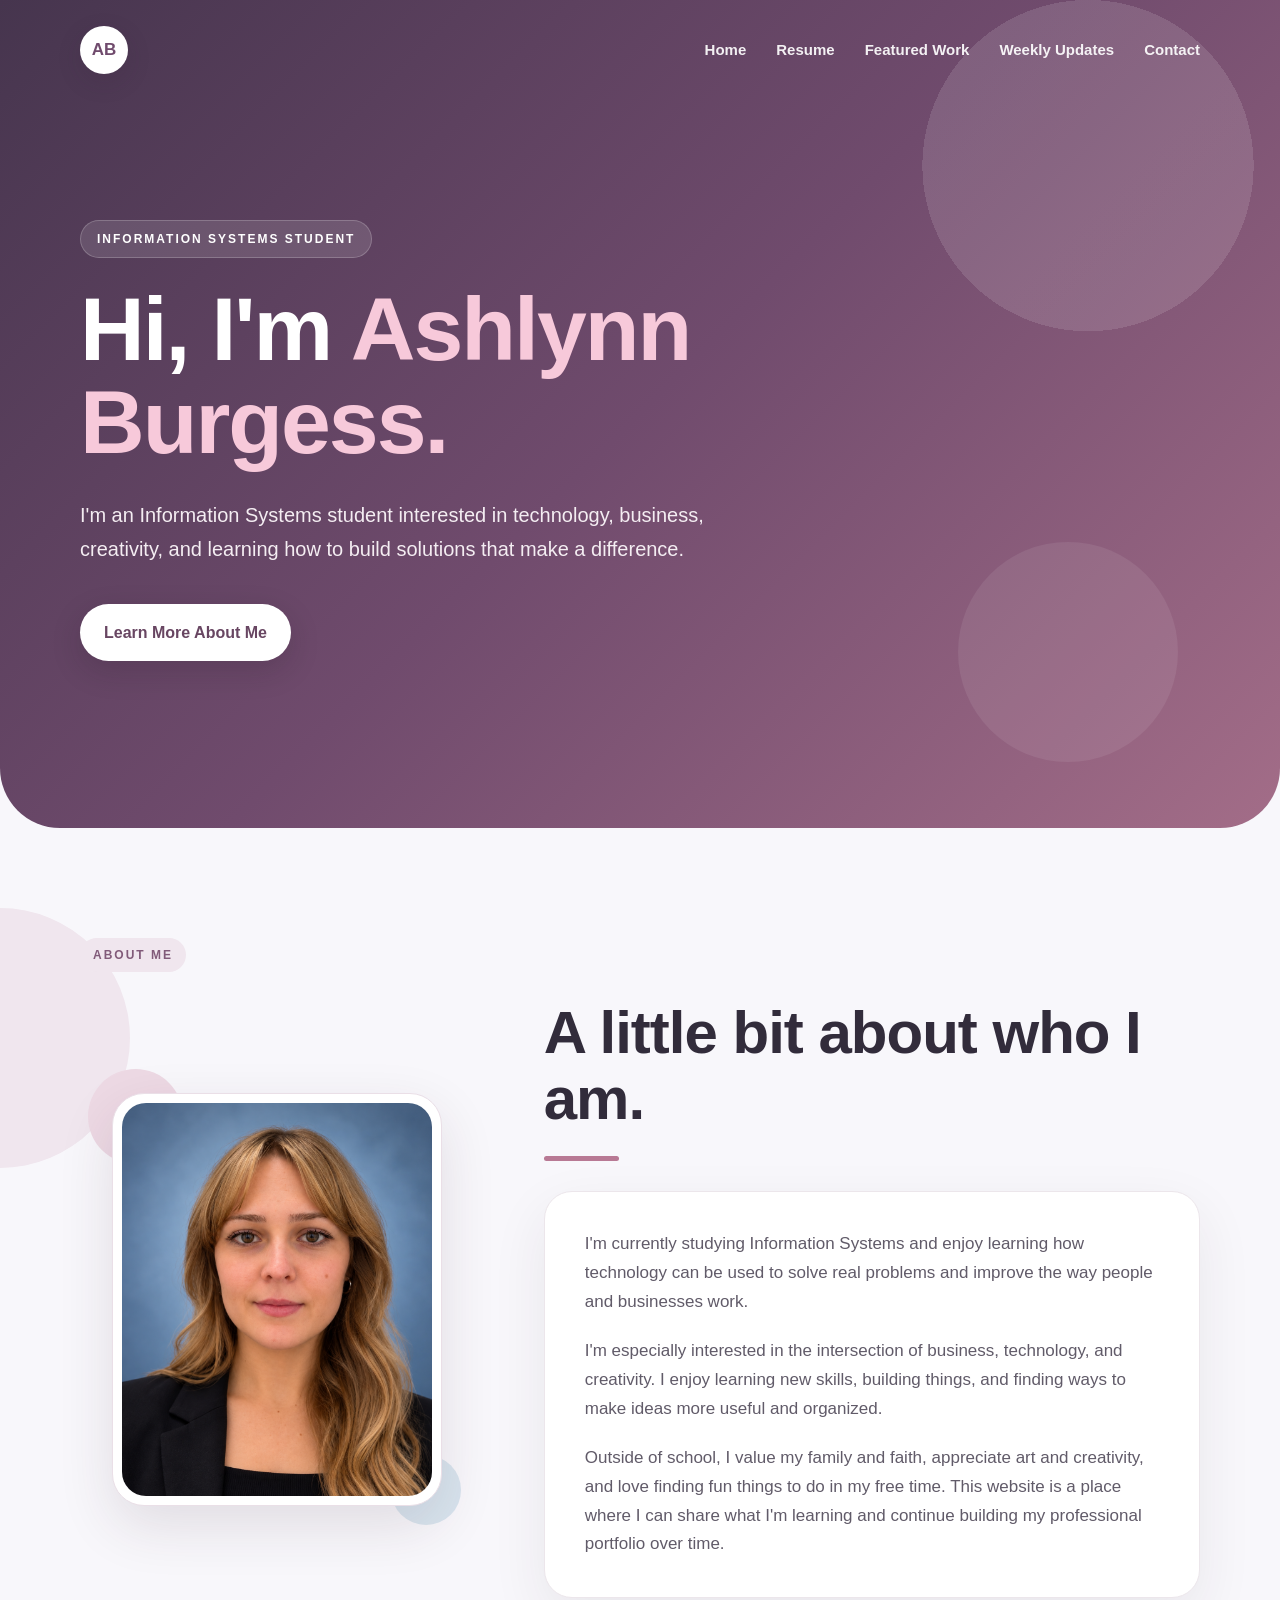
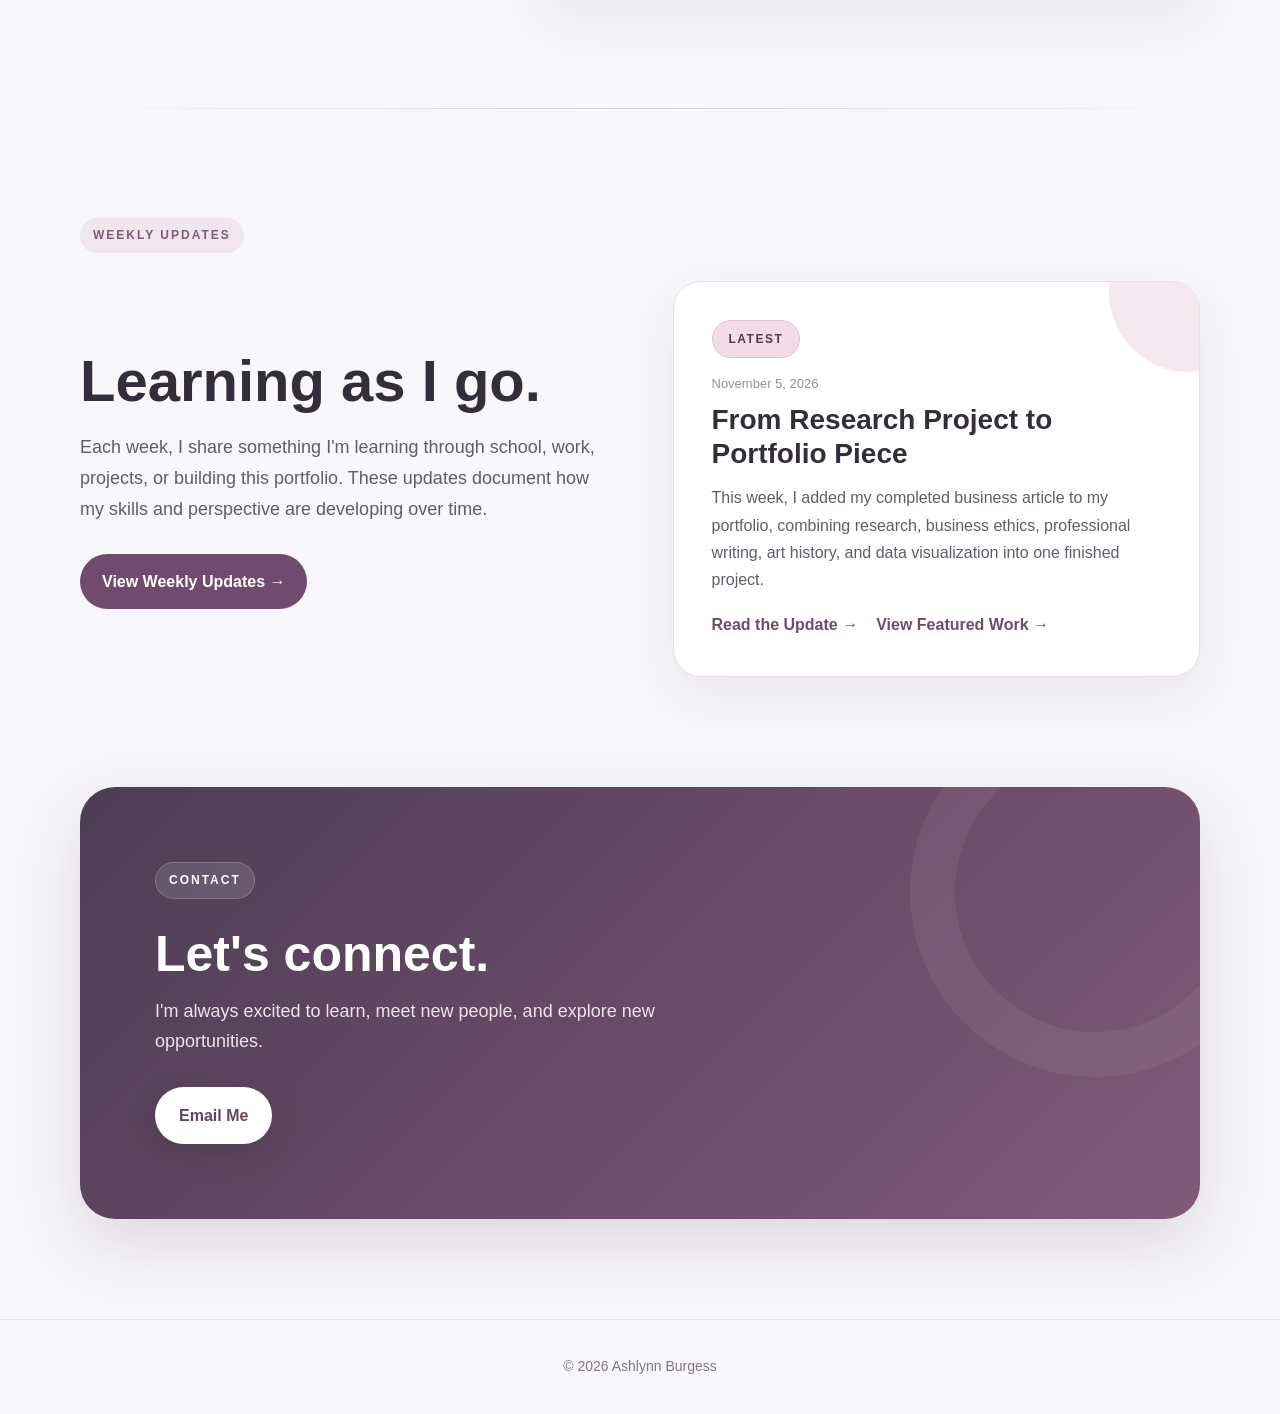
<file: index.html>
<!DOCTYPE html>
<html lang="en">

<head>
    <meta charset="UTF-8">
    <meta name="viewport" content="width=device-width, initial-scale=1.0">

    <title>Ashlynn Burgess | Portfolio</title>

    <link rel="stylesheet" href="styles.css">
</head>

<body>

    <!-- =========================
         HERO
    ========================== -->

    <header class="hero">

        <nav class="nav">

            <div class="logo">
                AB
            </div>

            <div class="nav-links">
                <a href="index.html">Home</a>
                <a href="resume.html">Resume</a>
                <a href="article.html">Featured Work</a>
                <a href="updates.html">Weekly Updates</a>
                <a href="index.html#contact">Contact</a>
            </div>

        </nav>


        <div class="hero-content">

            <p class="eyebrow">
                INFORMATION SYSTEMS STUDENT
            </p>

            <h1>
                Hi, I'm
                <span>Ashlynn Burgess.</span>
            </h1>

            <p class="hero-description">
                I'm an Information Systems student interested in technology,
                business, creativity, and learning how to build solutions that
                make a difference.
            </p>

            <a href="#about" class="button">
                Learn More About Me
            </a>

        </div>

    </header>


    <main>

        <!-- =========================
             ABOUT
        ========================== -->

        <section class="about section" id="about">

            <div class="section-label">
                ABOUT ME
            </div>


            <div class="about-grid">

                <div class="about-photo">

                    <div class="about-photo-frame">

                        <img
                            src="images/portrait.png"
                            alt="Professional portrait of Ashlynn Burgess"
                        >

                    </div>

                </div>


                <div class="about-content">

                    <h2>
                        A little bit about who I am.
                    </h2>

                    <div class="about-text">

                        <p>
                            I'm currently studying Information Systems and enjoy
                            learning how technology can be used to solve real problems
                            and improve the way people and businesses work.
                        </p>

                        <p>
                            I'm especially interested in the intersection of business,
                            technology, and creativity. I enjoy learning new skills,
                            building things, and finding ways to make ideas more useful
                            and organized.
                        </p>

                        <p>
                            Outside of school, I value my family and faith, appreciate
                            art and creativity, and love finding fun things to do in my
                            free time. This website is a place where I can share what
                            I'm learning and continue building my professional portfolio
                            over time.
                        </p>

                    </div>

                </div>

            </div>

        </section>


        <!-- =========================
            WEEKLY UPDATES PREVIEW
        ========================== -->

        <section class="updates-preview section">

            <div class="section-label">
                WEEKLY UPDATES
            </div>


            <div class="updates-preview-grid">

                <div class="updates-preview-text">

                    <h2>
                        Learning as I go.
                    </h2>

                    <p>
                        Each week, I share something I'm learning through school,
                        work, projects, or building this portfolio. These updates
                        document how my skills and perspective are developing over time.
                    </p>

                    <a href="updates.html" class="updates-button">
                        View Weekly Updates →
                    </a>

                </div>


                <div class="latest-update">

                    <span class="week">
                        LATEST
                    </span>

                    <p class="latest-date">
                        November 5, 2026
                    </p>

                    <h3>
                        From Research Project to Portfolio Piece
                    </h3>

                    <p>
                        This week, I added my completed business article to my portfolio,
                        combining research, business ethics, professional writing, art
                        history, and data visualization into one finished project.
                    </p>

                    <div class="latest-update-links">

                        <a href="updates.html#week8">
                            Read the Update →
                        </a>

                        <a href="article.html">
                            View Featured Work →
                        </a>

                    </div>

                </div>

            </div>

        </section>

        <!-- =========================
             CONTACT
        ========================== -->

        <section class="contact section" id="contact">

            <div class="section-label">
                CONTACT
            </div>

            <h2>
                Let's connect.
            </h2>

            <p>
                I'm always excited to learn, meet new people, and explore new
                opportunities.
            </p>

            <a
                href="mailto:ashnsanger@gmail.com"
                class="button secondary"
            >
                Email Me
            </a>

        </section>

    </main>


    <footer>

        <p>
            © 2026 Ashlynn Burgess
        </p>

    </footer>

</body>

</html>
</file>
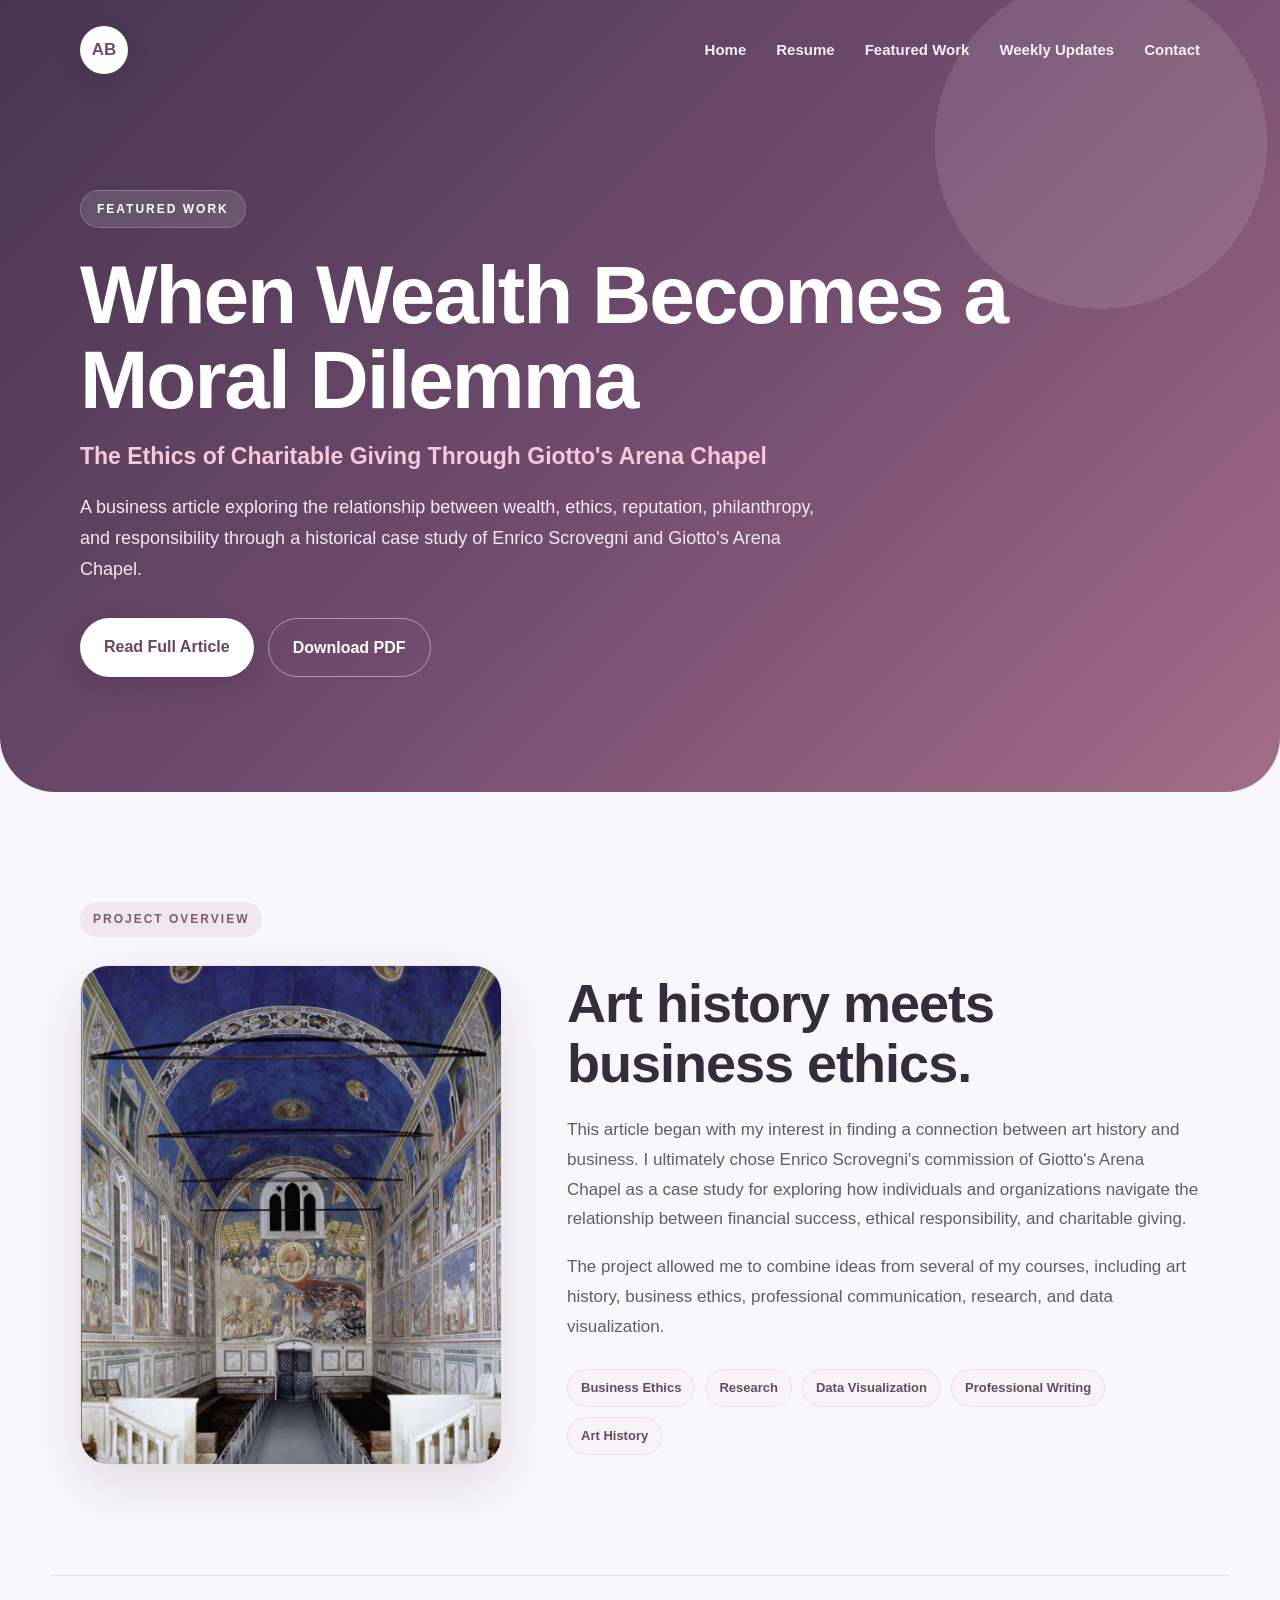
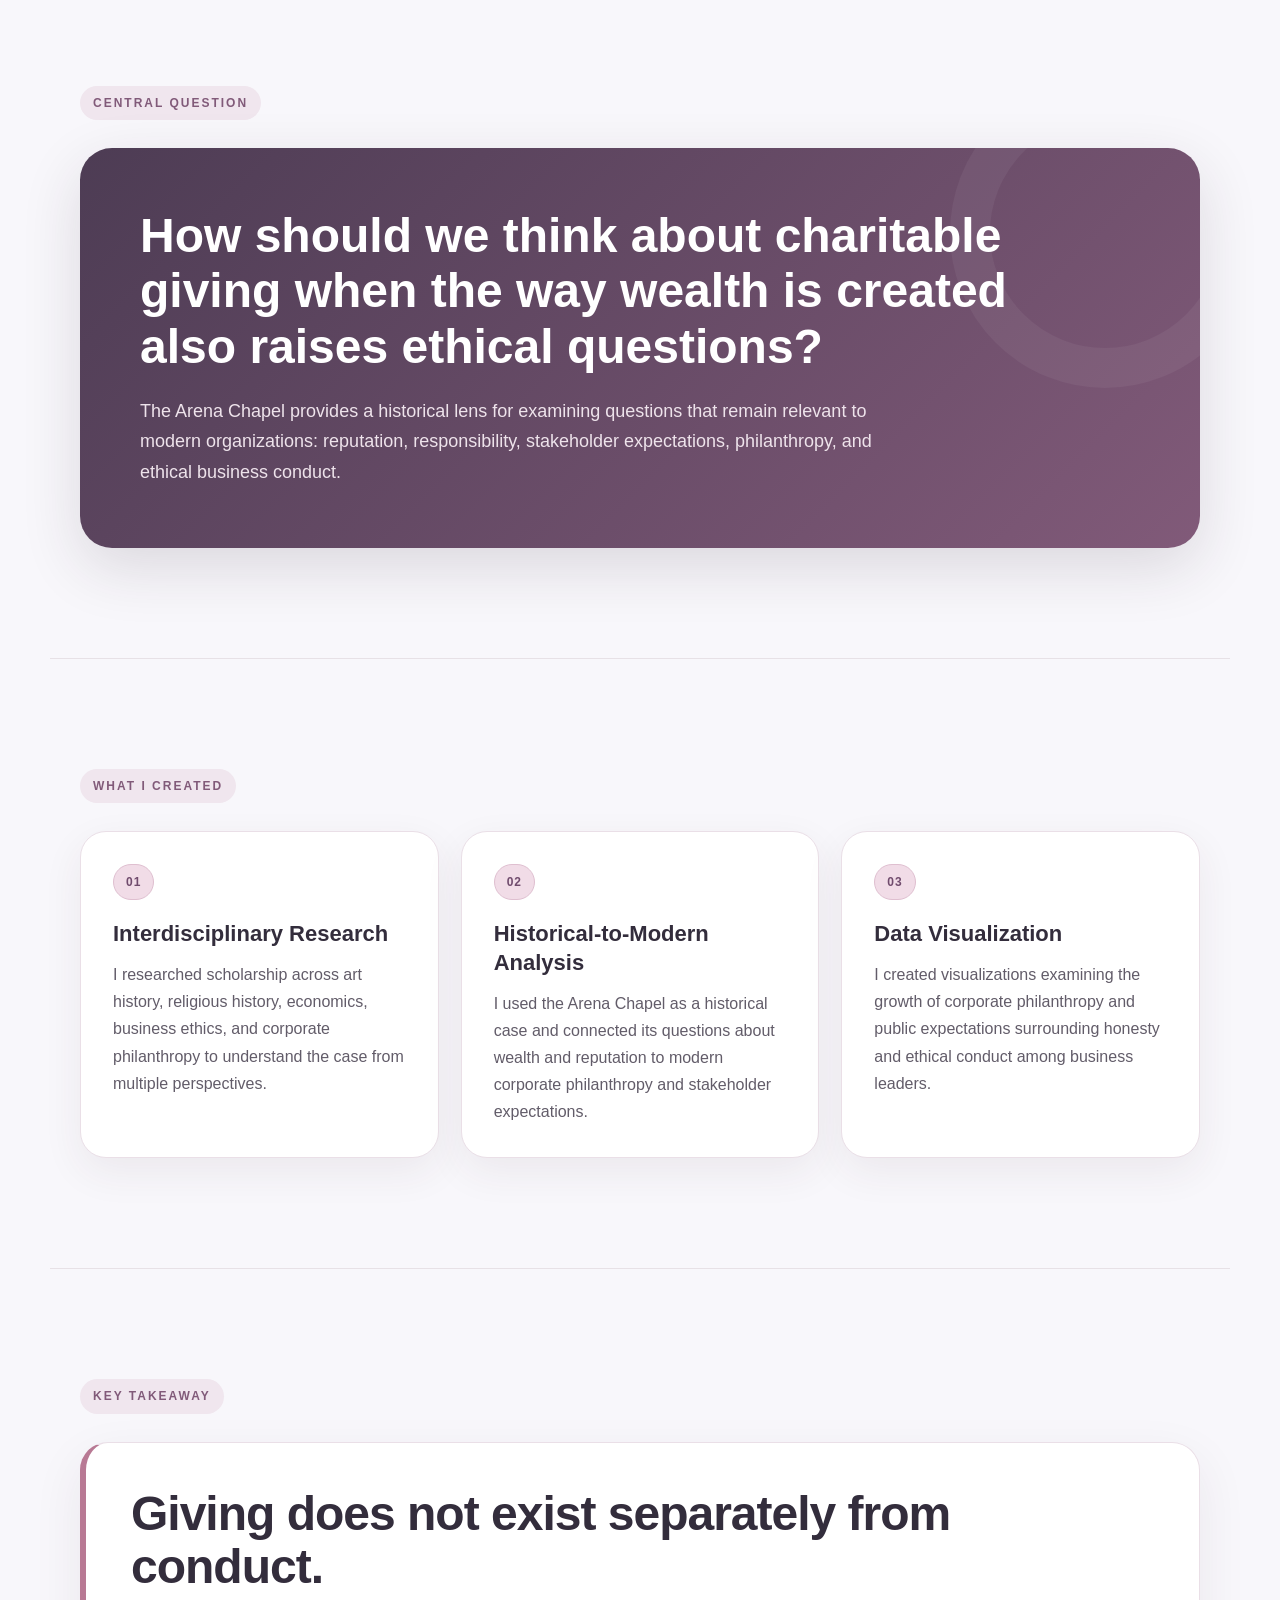
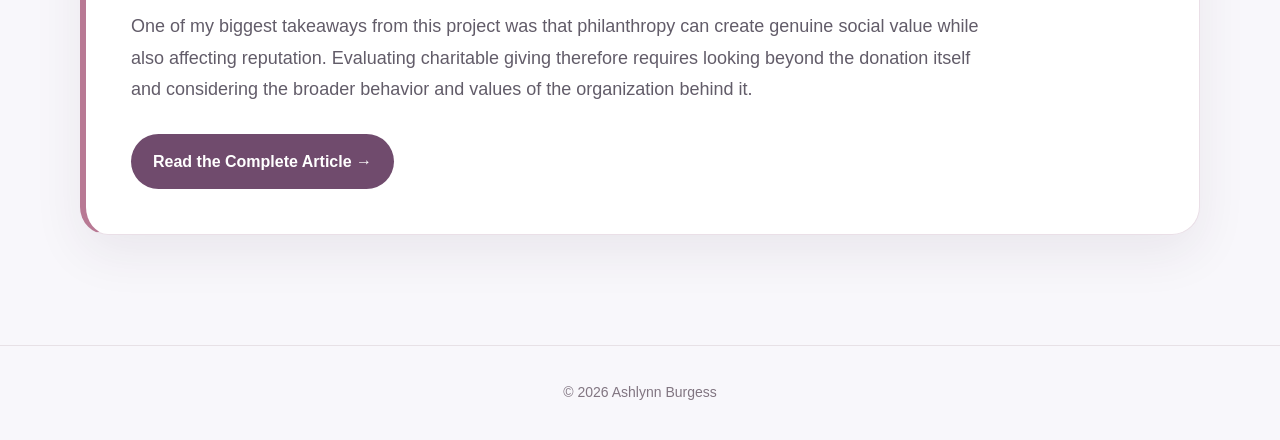
<file: article.html>
<!DOCTYPE html>
<html lang="en">

<head>
    <meta charset="UTF-8">
    <meta name="viewport" content="width=device-width, initial-scale=1.0">

    <title>Business Article | Ashlynn Burgess</title>

    <link rel="stylesheet" href="styles.css">
</head>

<body>

    <!-- =========================
         HEADER
    ========================== -->

    <header class="article-header">

        <nav class="nav">

            <div class="logo">
                AB
            </div>

            <div class="nav-links">
                <a href="index.html">Home</a>
                <a href="resume.html">Resume</a>
                <a href="article.html">Featured Work</a>
                <a href="updates.html">Weekly Updates</a>
                <a href="index.html#contact">Contact</a>
            </div>

        </nav>


        <div class="article-header-content">

            <p class="eyebrow">
                FEATURED WORK
            </p>

            <h1>
                When Wealth Becomes a Moral Dilemma
            </h1>

            <p class="article-subtitle">
                The Ethics of Charitable Giving Through Giotto's Arena Chapel
            </p>

            <p class="article-description">
                A business article exploring the relationship between wealth,
                ethics, reputation, philanthropy, and responsibility through a
                historical case study of Enrico Scrovegni and Giotto's Arena Chapel.
            </p>

            <div class="article-buttons">

                <a
                    href="Ashlynn-Burgess-Business-Article.pdf"
                    class="button"
                    target="_blank"
                >
                    Read Full Article
                </a>

                <a
                    href="Ashlynn-Burgess-Business-Article.pdf"
                    class="button outline-button"
                    download
                >
                    Download PDF
                </a>

            </div>

        </div>

    </header>


    <main>

        <!-- =========================
             PROJECT OVERVIEW
        ========================== -->

        <section class="article-section section">

            <div class="section-label">
                PROJECT OVERVIEW
            </div>


            <div class="article-overview-grid">

                <div class="article-image">

                    <img
                        src="images/arena-chapel.png"
                        alt="Interior of Giotto's Arena Chapel"
                    >

                </div>


                <div class="article-overview">

                    <h2>
                        Art history meets business ethics.
                    </h2>

                    <p>
                        This article began with my interest in finding a connection
                        between art history and business. I ultimately chose Enrico
                        Scrovegni's commission of Giotto's Arena Chapel as a case
                        study for exploring how individuals and organizations
                        navigate the relationship between financial success,
                        ethical responsibility, and charitable giving.
                    </p>

                    <p>
                        The project allowed me to combine ideas from several of my
                        courses, including art history, business ethics, professional
                        communication, research, and data visualization.
                    </p>

                    <div class="skills-row">
                        <span>Business Ethics</span>
                        <span>Research</span>
                        <span>Data Visualization</span>
                        <span>Professional Writing</span>
                        <span>Art History</span>
                    </div>

                </div>

            </div>

        </section>


        <!-- =========================
             RESEARCH QUESTION
        ========================== -->

        <section class="article-section section">

            <div class="section-label">
                CENTRAL QUESTION
            </div>

            <div class="question-card">

                <h2>
                    How should we think about charitable giving when the way
                    wealth is created also raises ethical questions?
                </h2>

                <p>
                    The Arena Chapel provides a historical lens for examining
                    questions that remain relevant to modern organizations:
                    reputation, responsibility, stakeholder expectations,
                    philanthropy, and ethical business conduct.
                </p>

            </div>

        </section>


        <!-- =========================
             WHAT I CREATED
        ========================== -->

        <section class="article-section section">

            <div class="section-label">
                WHAT I CREATED
            </div>

            <div class="article-feature-grid">

                <div class="article-feature-card">

                    <span class="feature-number">
                        01
                    </span>

                    <h3>
                        Interdisciplinary Research
                    </h3>

                    <p>
                        I researched scholarship across art history, religious
                        history, economics, business ethics, and corporate
                        philanthropy to understand the case from multiple
                        perspectives.
                    </p>

                </div>


                <div class="article-feature-card">

                    <span class="feature-number">
                        02
                    </span>

                    <h3>
                        Historical-to-Modern Analysis
                    </h3>

                    <p>
                        I used the Arena Chapel as a historical case and connected
                        its questions about wealth and reputation to modern
                        corporate philanthropy and stakeholder expectations.
                    </p>

                </div>


                <div class="article-feature-card">

                    <span class="feature-number">
                        03
                    </span>

                    <h3>
                        Data Visualization
                    </h3>

                    <p>
                        I created visualizations examining the growth of corporate
                        philanthropy and public expectations surrounding honesty
                        and ethical conduct among business leaders.
                    </p>

                </div>

            </div>

        </section>


        <!-- =========================
             TAKEAWAY
        ========================== -->

        <section class="article-section section">

            <div class="section-label">
                KEY TAKEAWAY
            </div>

            <div class="takeaway-card">

                <h2>
                    Giving does not exist separately from conduct.
                </h2>

                <p>
                    One of my biggest takeaways from this project was that
                    philanthropy can create genuine social value while also
                    affecting reputation. Evaluating charitable giving therefore
                    requires looking beyond the donation itself and considering
                    the broader behavior and values of the organization behind it.
                </p>

                <a
                    href="Ashlynn-Burgess-Business-Article.pdf"
                    class="updates-button"
                    target="_blank"
                >
                    Read the Complete Article →
                </a>

            </div>

        </section>

    </main>


    <footer>
        <p>© 2026 Ashlynn Burgess</p>
    </footer>

</body>

</html>
</file>
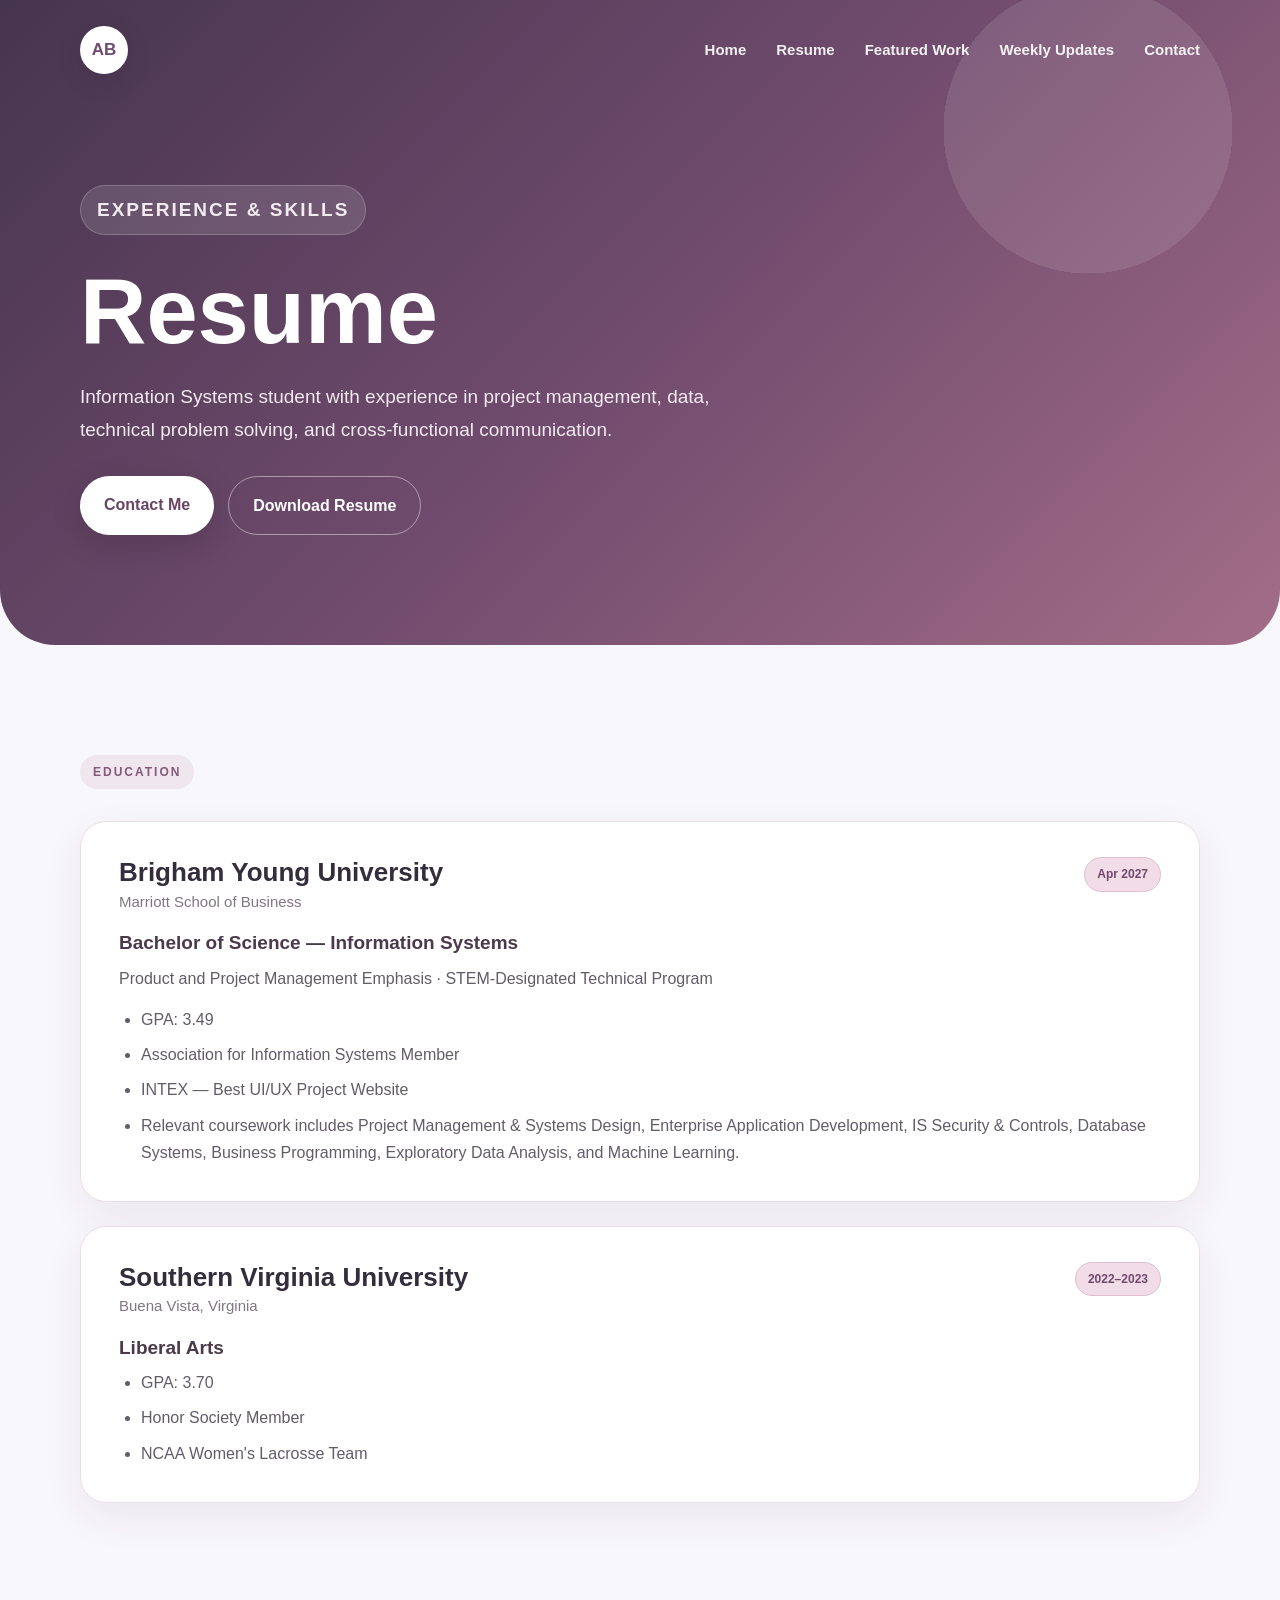
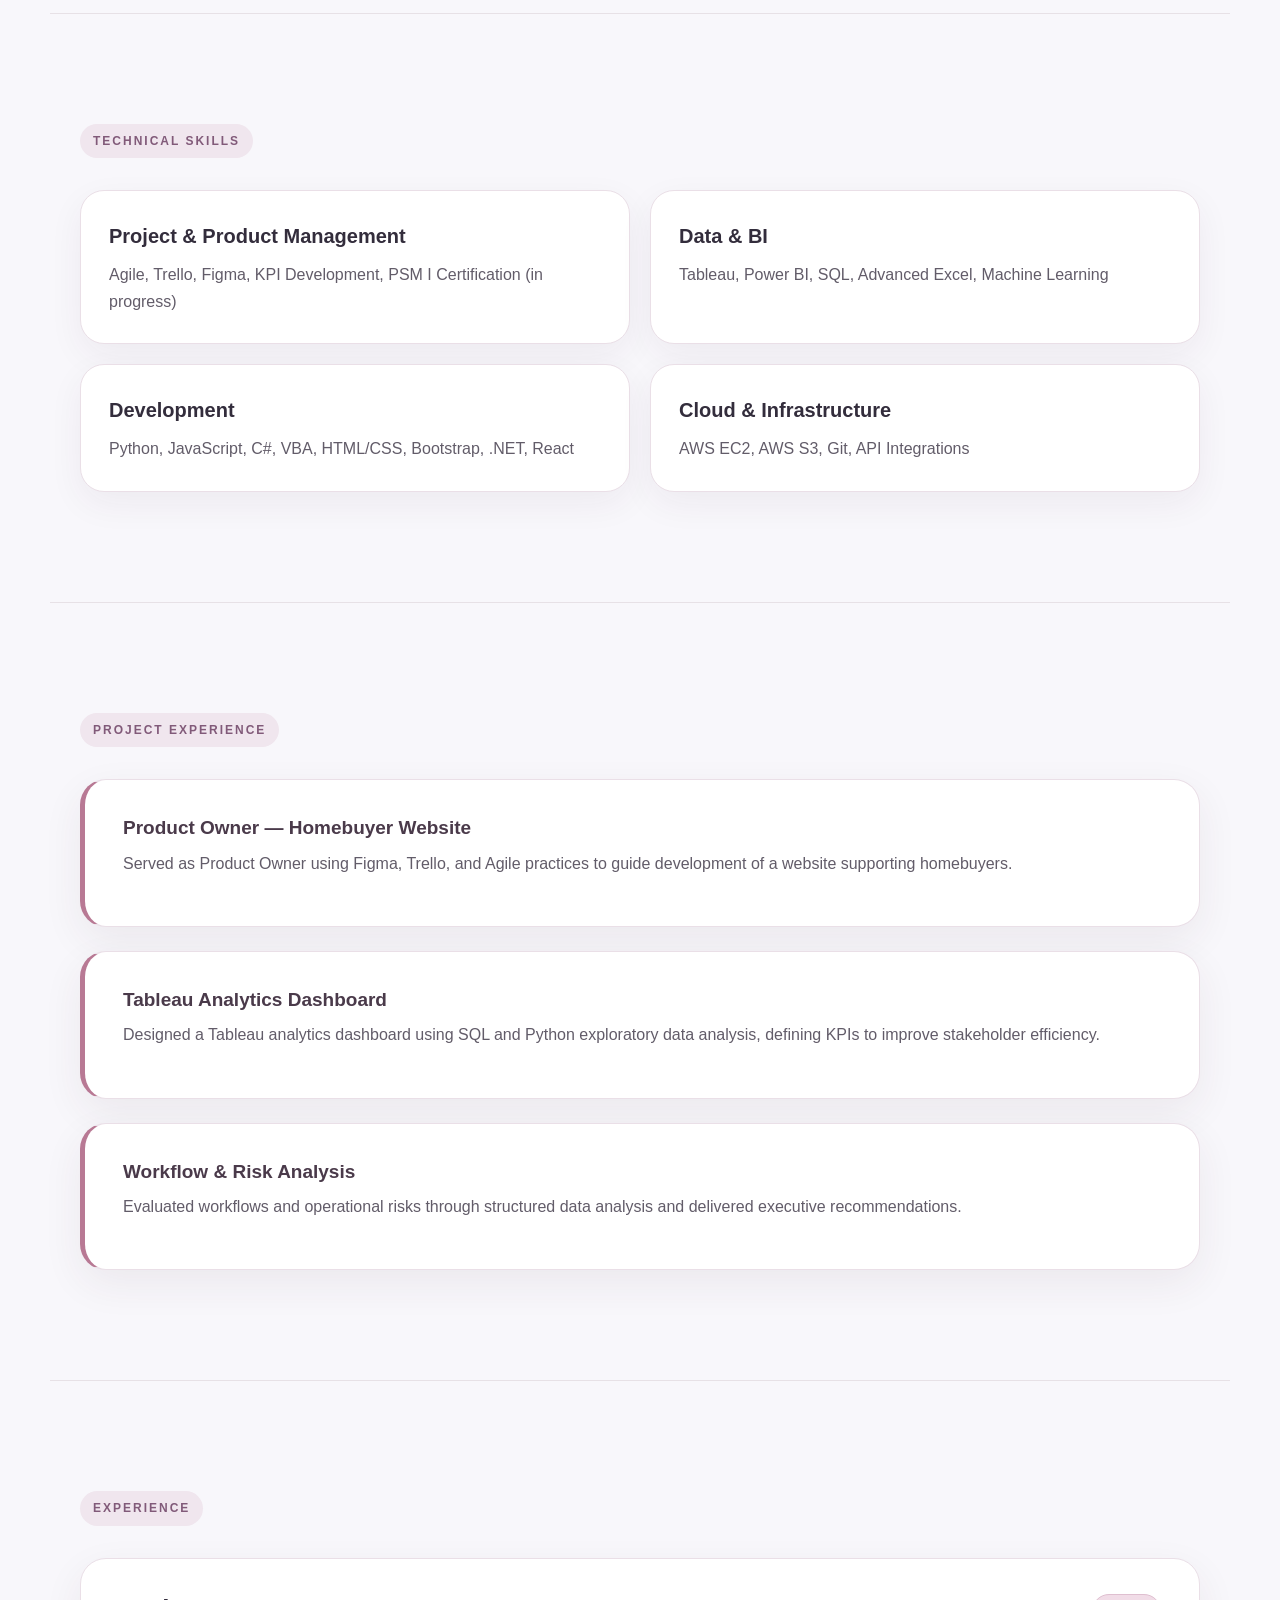
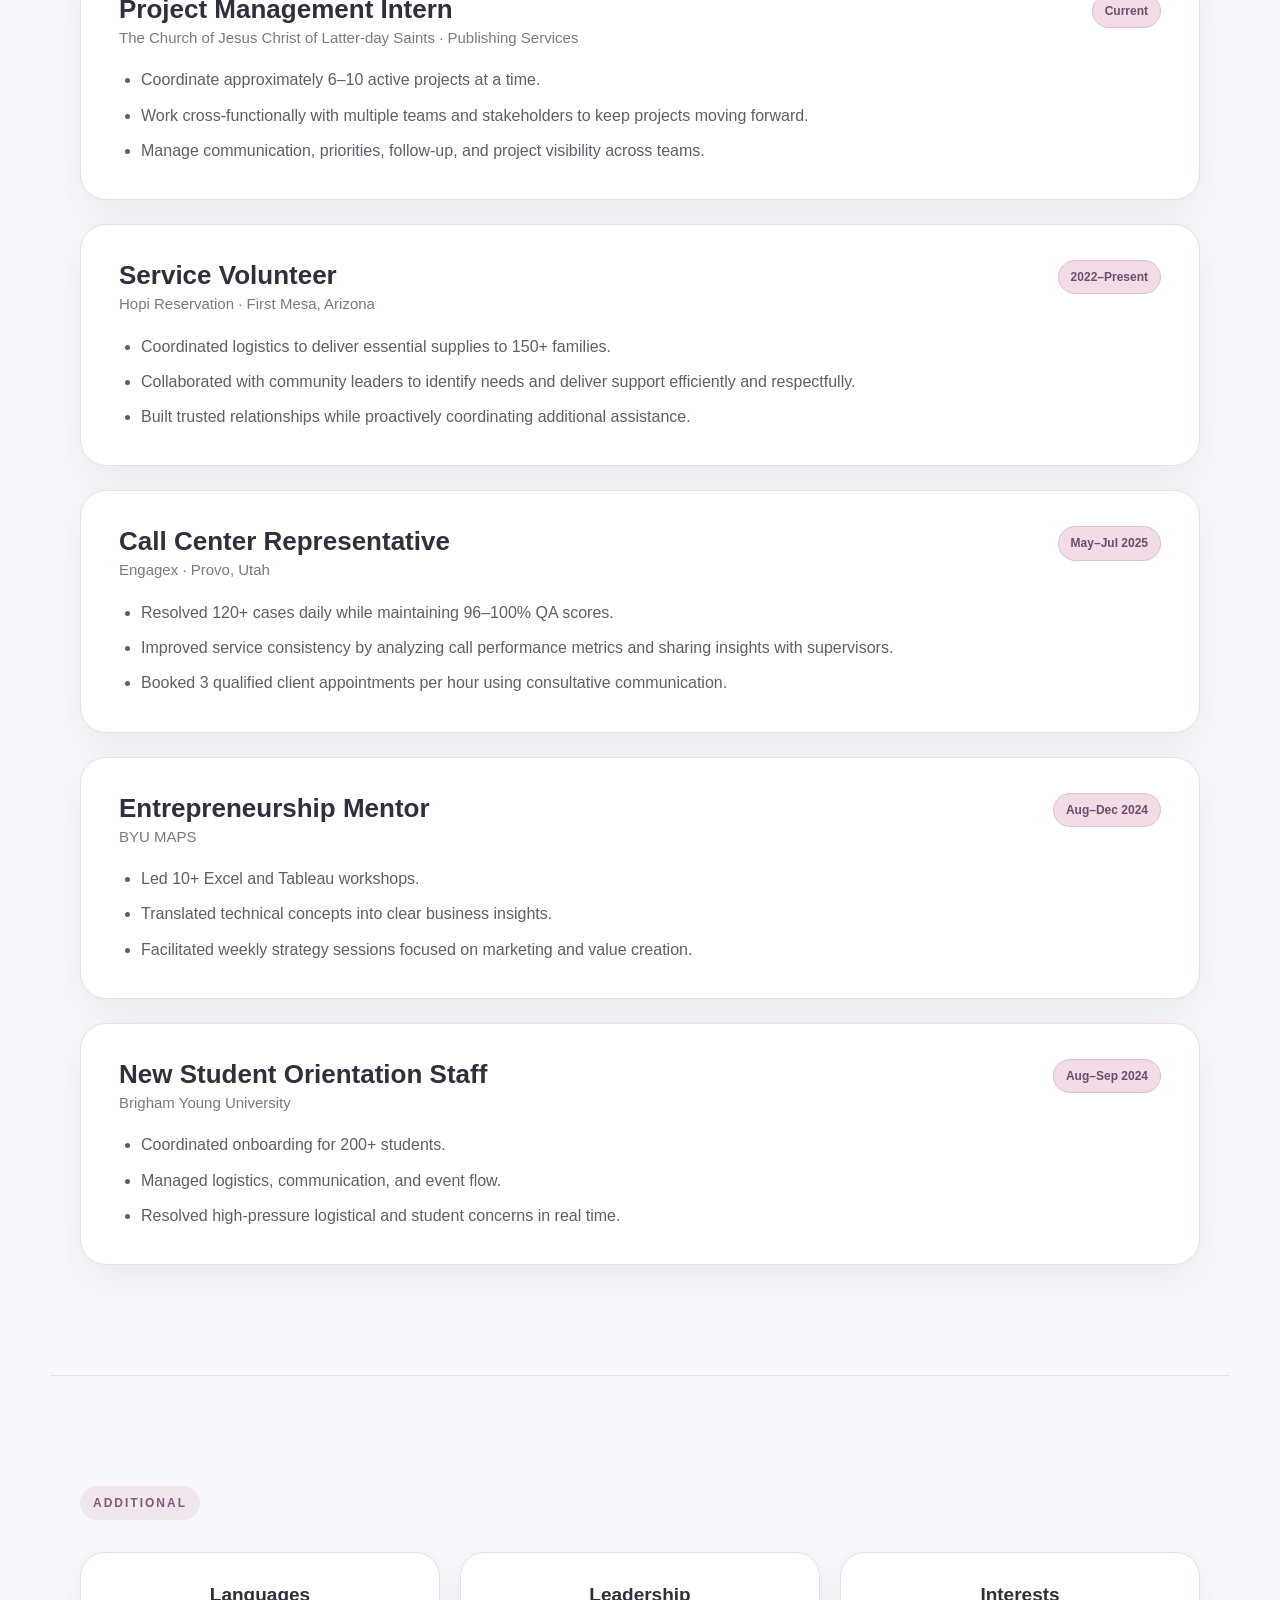
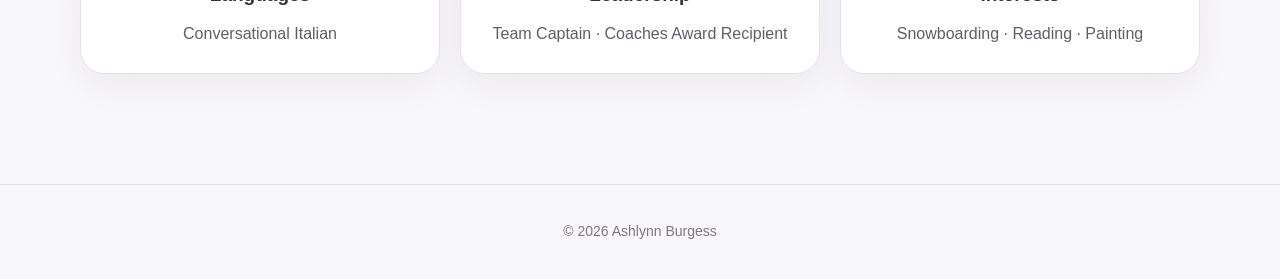
<file: resume.html>
<!DOCTYPE html>
<html lang="en">

<head>
    <meta charset="UTF-8">
    <meta name="viewport" content="width=device-width, initial-scale=1.0">

    <title>Resume | Ashlynn Burgess</title>

    <link rel="stylesheet" href="styles.css">
</head>

<body>

    <header class="resume-header">

        <nav class="nav">

            <div class="logo">AB</div>

            <div class="nav-links">
                <a href="index.html">Home</a>
                <a href="resume.html">Resume</a>
                <a href="article.html">Featured Work</a>
                <a href="updates.html">Weekly Updates</a>
                <a href="index.html#contact">Contact</a>
            </div>

        </nav>


        <div class="resume-header-content">

            <p class="eyebrow">
                EXPERIENCE & SKILLS
            </p>

            <h1>
                Resume
            </h1>

            <p>
                Information Systems student with experience in project management,
                data, technical problem solving, and cross-functional communication.
            </p>

            <div class="resume-header-buttons">

                <a href="mailto:ashnsanger@gmail.com" class="button">
                    Contact Me
                </a>

                <a href="Ashlynn-Burgess-Resume.pdf" class="button outline-button" download>
                    Download Resume
                </a>

            </div>

        </div>

    </header>


    <main>

        <!-- =========================
             EDUCATION
        ========================== -->

        <section class="resume-section section">

            <div class="section-label">
                EDUCATION
            </div>

            <div class="resume-card">

                <div class="resume-card-heading">

                    <div>
                        <h2>Brigham Young University</h2>
                        <p class="resume-subtitle">
                            Marriott School of Business
                        </p>
                    </div>

                    <span class="resume-date">
                        Apr 2027
                    </span>

                </div>

                <h3>
                    Bachelor of Science — Information Systems
                </h3>

                <p>
                    Product and Project Management Emphasis · STEM-Designated Technical Program
                </p>

                <ul>
                    <li>GPA: 3.49</li>
                    <li>Association for Information Systems Member</li>
                    <li>INTEX — Best UI/UX Project Website</li>
                    <li>
                        Relevant coursework includes Project Management & Systems Design,
                        Enterprise Application Development, IS Security & Controls,
                        Database Systems, Business Programming, Exploratory Data Analysis,
                        and Machine Learning.
                    </li>
                </ul>

            </div>


            <div class="resume-card">

                <div class="resume-card-heading">

                    <div>
                        <h2>Southern Virginia University</h2>
                        <p class="resume-subtitle">
                            Buena Vista, Virginia
                        </p>
                    </div>

                    <span class="resume-date">
                        2022–2023
                    </span>

                </div>

                <h3>
                    Liberal Arts
                </h3>

                <ul>
                    <li>GPA: 3.70</li>
                    <li>Honor Society Member</li>
                    <li>NCAA Women's Lacrosse Team</li>
                </ul>

            </div>

        </section>


        <!-- =========================
             TECHNICAL SKILLS
        ========================== -->

        <section class="resume-section section">

            <div class="section-label">
                TECHNICAL SKILLS
            </div>

            <div class="skills-grid">

                <div class="skill-card">
                    <h3>Project & Product Management</h3>
                    <p>
                        Agile, Trello, Figma, KPI Development,
                        PSM I Certification (in progress)
                    </p>
                </div>

                <div class="skill-card">
                    <h3>Data & BI</h3>
                    <p>
                        Tableau, Power BI, SQL, Advanced Excel,
                        Machine Learning
                    </p>
                </div>

                <div class="skill-card">
                    <h3>Development</h3>
                    <p>
                        Python, JavaScript, C#, VBA, HTML/CSS,
                        Bootstrap, .NET, React
                    </p>
                </div>

                <div class="skill-card">
                    <h3>Cloud & Infrastructure</h3>
                    <p>
                        AWS EC2, AWS S3, Git, API Integrations
                    </p>
                </div>

            </div>

        </section>


        <!-- =========================
             PROJECT EXPERIENCE
        ========================== -->

        <section class="resume-section section">

            <div class="section-label">
                PROJECT EXPERIENCE
            </div>

            <div class="resume-card project-card">

                <h3>
                    Product Owner — Homebuyer Website
                </h3>

                <p>
                    Served as Product Owner using Figma, Trello, and Agile
                    practices to guide development of a website supporting
                    homebuyers.
                </p>

            </div>


            <div class="resume-card project-card">

                <h3>
                    Tableau Analytics Dashboard
                </h3>

                <p>
                    Designed a Tableau analytics dashboard using SQL and Python
                    exploratory data analysis, defining KPIs to improve stakeholder
                    efficiency.
                </p>

            </div>


            <div class="resume-card project-card">

                <h3>
                    Workflow & Risk Analysis
                </h3>

                <p>
                    Evaluated workflows and operational risks through structured
                    data analysis and delivered executive recommendations.
                </p>

            </div>

        </section>


        <!-- =========================
             EXPERIENCE
        ========================== -->

        <section class="resume-section section">

            <div class="section-label">
                EXPERIENCE
            </div>


            <div class="resume-card">

                <div class="resume-card-heading">

                    <div>
                        <h2>Project Management Intern</h2>
                        <p class="resume-subtitle">
                            The Church of Jesus Christ of Latter-day Saints · Publishing Services
                        </p>
                    </div>

                    <span class="resume-date">
                        Current
                    </span>

                </div>

                <ul>
                    <li>
                        Coordinate approximately 6–10 active projects at a time.
                    </li>

                    <li>
                        Work cross-functionally with multiple teams and stakeholders
                        to keep projects moving forward.
                    </li>

                    <li>
                        Manage communication, priorities, follow-up, and project
                        visibility across teams.
                    </li>
                </ul>

            </div>


            <div class="resume-card">

                <div class="resume-card-heading">

                    <div>
                        <h2>Service Volunteer</h2>
                        <p class="resume-subtitle">
                            Hopi Reservation · First Mesa, Arizona
                        </p>
                    </div>

                    <span class="resume-date">
                        2022–Present
                    </span>

                </div>

                <ul>
                    <li>
                        Coordinated logistics to deliver essential supplies to
                        150+ families.
                    </li>

                    <li>
                        Collaborated with community leaders to identify needs and
                        deliver support efficiently and respectfully.
                    </li>

                    <li>
                        Built trusted relationships while proactively coordinating
                        additional assistance.
                    </li>
                </ul>

            </div>


            <div class="resume-card">

                <div class="resume-card-heading">

                    <div>
                        <h2>Call Center Representative</h2>
                        <p class="resume-subtitle">
                            Engagex · Provo, Utah
                        </p>
                    </div>

                    <span class="resume-date">
                        May–Jul 2025
                    </span>

                </div>

                <ul>
                    <li>
                        Resolved 120+ cases daily while maintaining 96–100% QA scores.
                    </li>

                    <li>
                        Improved service consistency by analyzing call performance
                        metrics and sharing insights with supervisors.
                    </li>

                    <li>
                        Booked 3 qualified client appointments per hour using
                        consultative communication.
                    </li>
                </ul>

            </div>


            <div class="resume-card">

                <div class="resume-card-heading">

                    <div>
                        <h2>Entrepreneurship Mentor</h2>
                        <p class="resume-subtitle">
                            BYU MAPS
                        </p>
                    </div>

                    <span class="resume-date">
                        Aug–Dec 2024
                    </span>

                </div>

                <ul>
                    <li>
                        Led 10+ Excel and Tableau workshops.
                    </li>

                    <li>
                        Translated technical concepts into clear business insights.
                    </li>

                    <li>
                        Facilitated weekly strategy sessions focused on marketing
                        and value creation.
                    </li>
                </ul>

            </div>


            <div class="resume-card">

                <div class="resume-card-heading">

                    <div>
                        <h2>New Student Orientation Staff</h2>
                        <p class="resume-subtitle">
                            Brigham Young University
                        </p>
                    </div>

                    <span class="resume-date">
                        Aug–Sep 2024
                    </span>

                </div>

                <ul>
                    <li>
                        Coordinated onboarding for 200+ students.
                    </li>

                    <li>
                        Managed logistics, communication, and event flow.
                    </li>

                    <li>
                        Resolved high-pressure logistical and student concerns
                        in real time.
                    </li>
                </ul>

            </div>

        </section>


        <!-- =========================
             OTHER
        ========================== -->

        <section class="resume-section section">

            <div class="section-label">
                ADDITIONAL
            </div>

            <div class="additional-grid">

                <div class="additional-card">
                    <h3>Languages</h3>
                    <p>Conversational Italian</p>
                </div>

                <div class="additional-card">
                    <h3>Leadership</h3>
                    <p>Team Captain · Coaches Award Recipient</p>
                </div>

                <div class="additional-card">
                    <h3>Interests</h3>
                    <p>Snowboarding · Reading · Painting</p>
                </div>

            </div>

        </section>

    </main>


    <footer>
        <p>© 2026 Ashlynn Burgess</p>
    </footer>

</body>

</html>
</file>
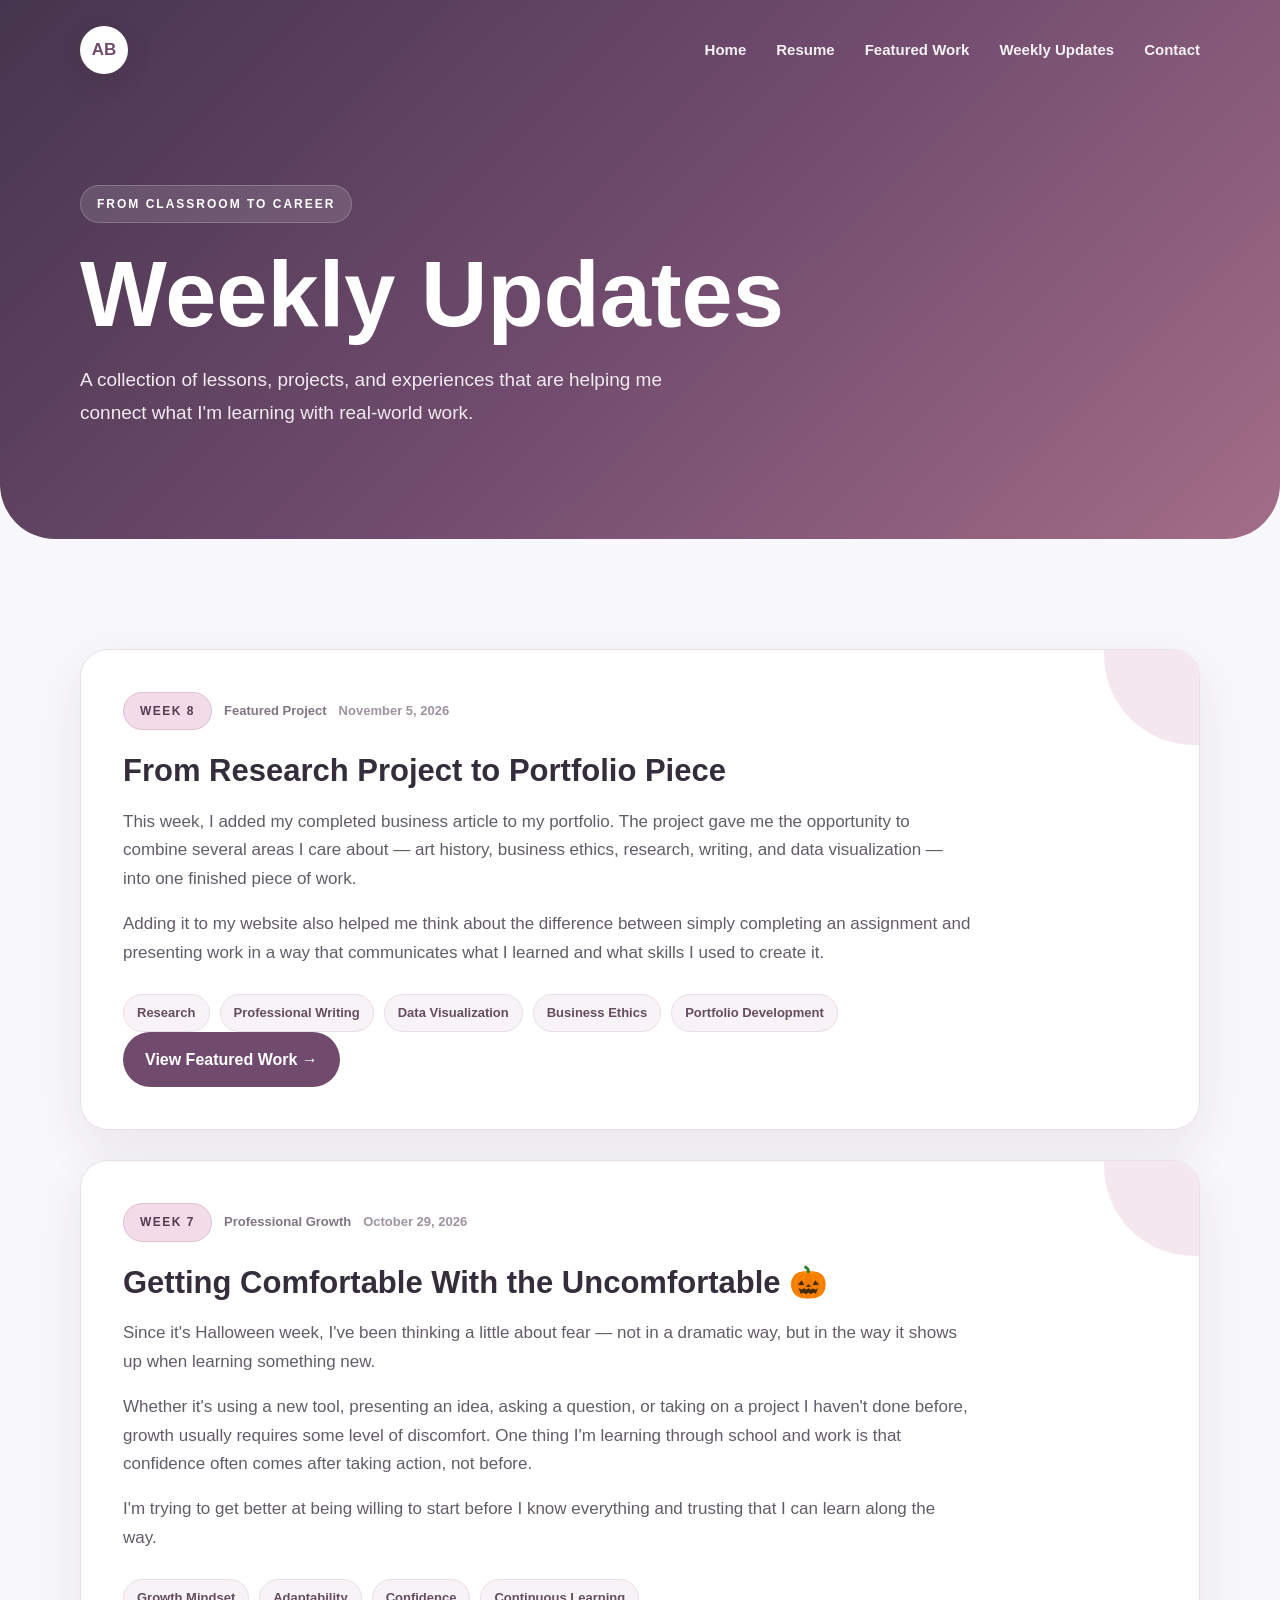
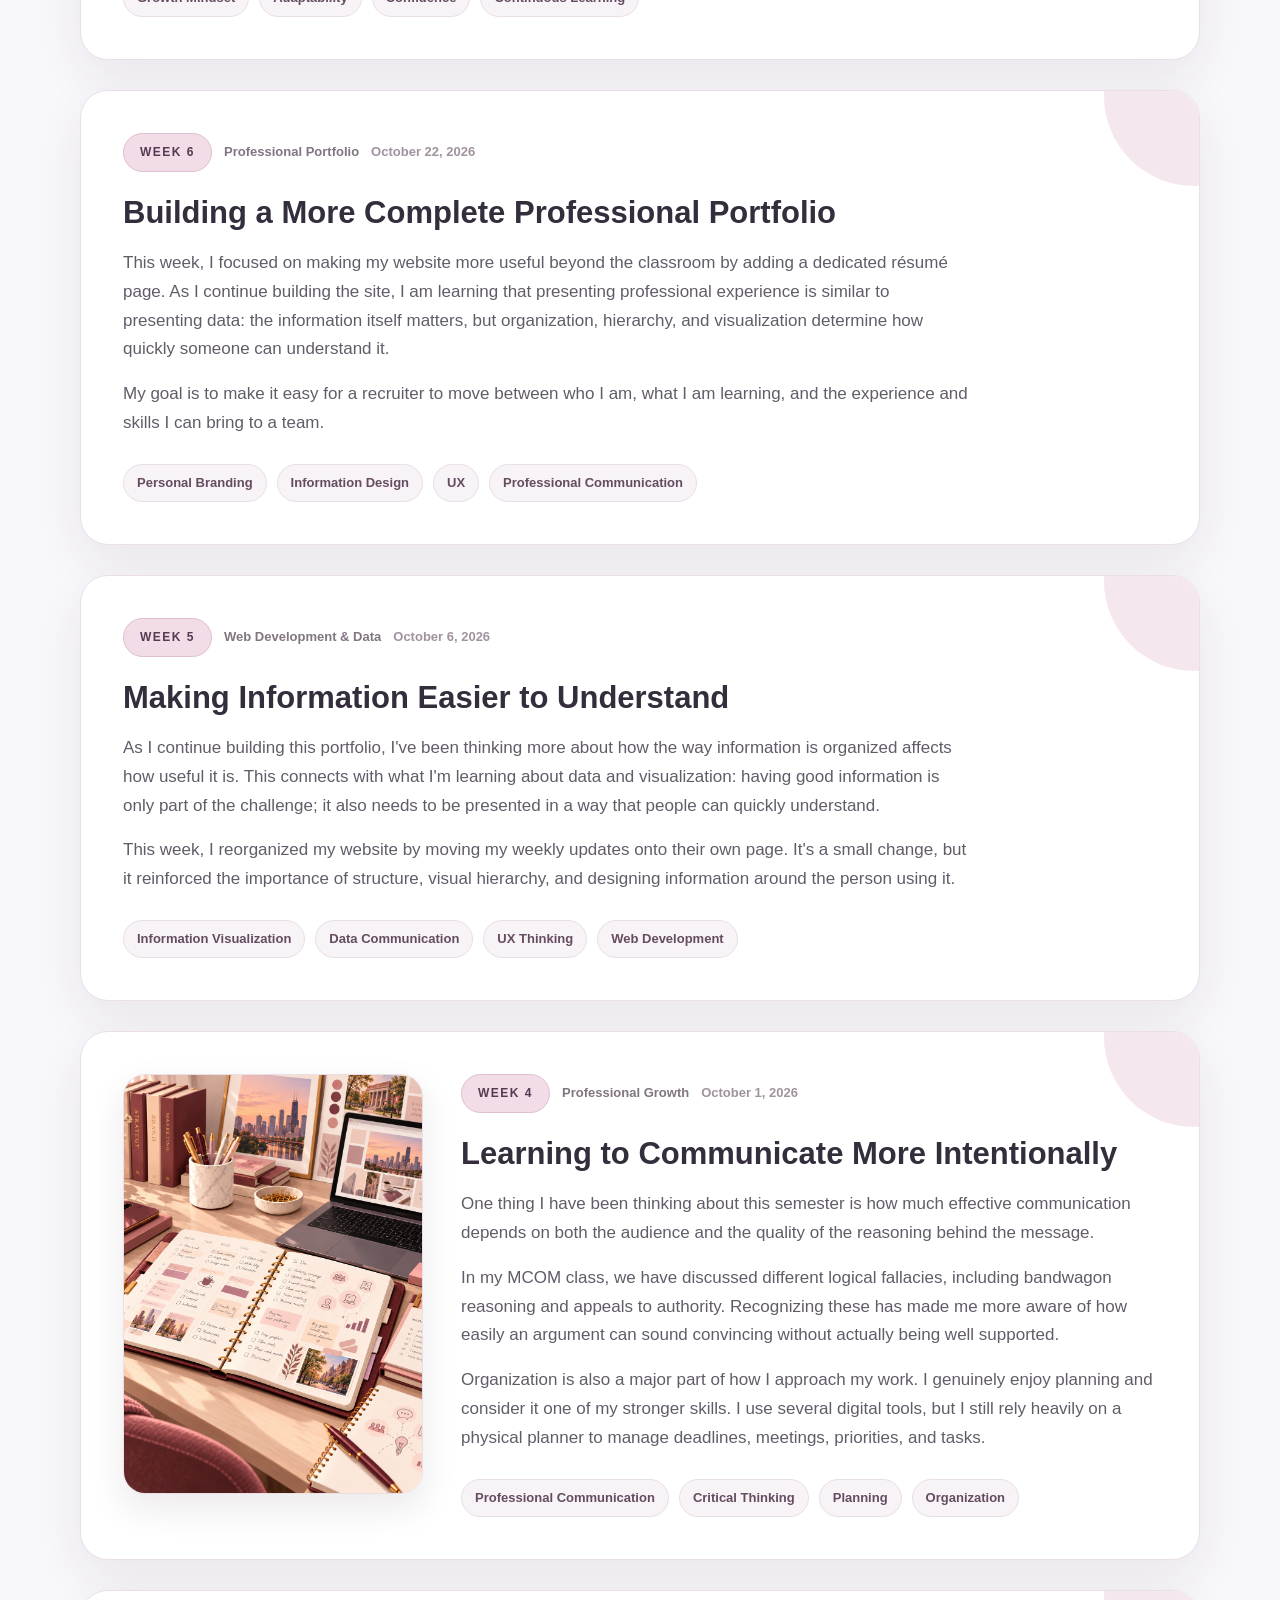
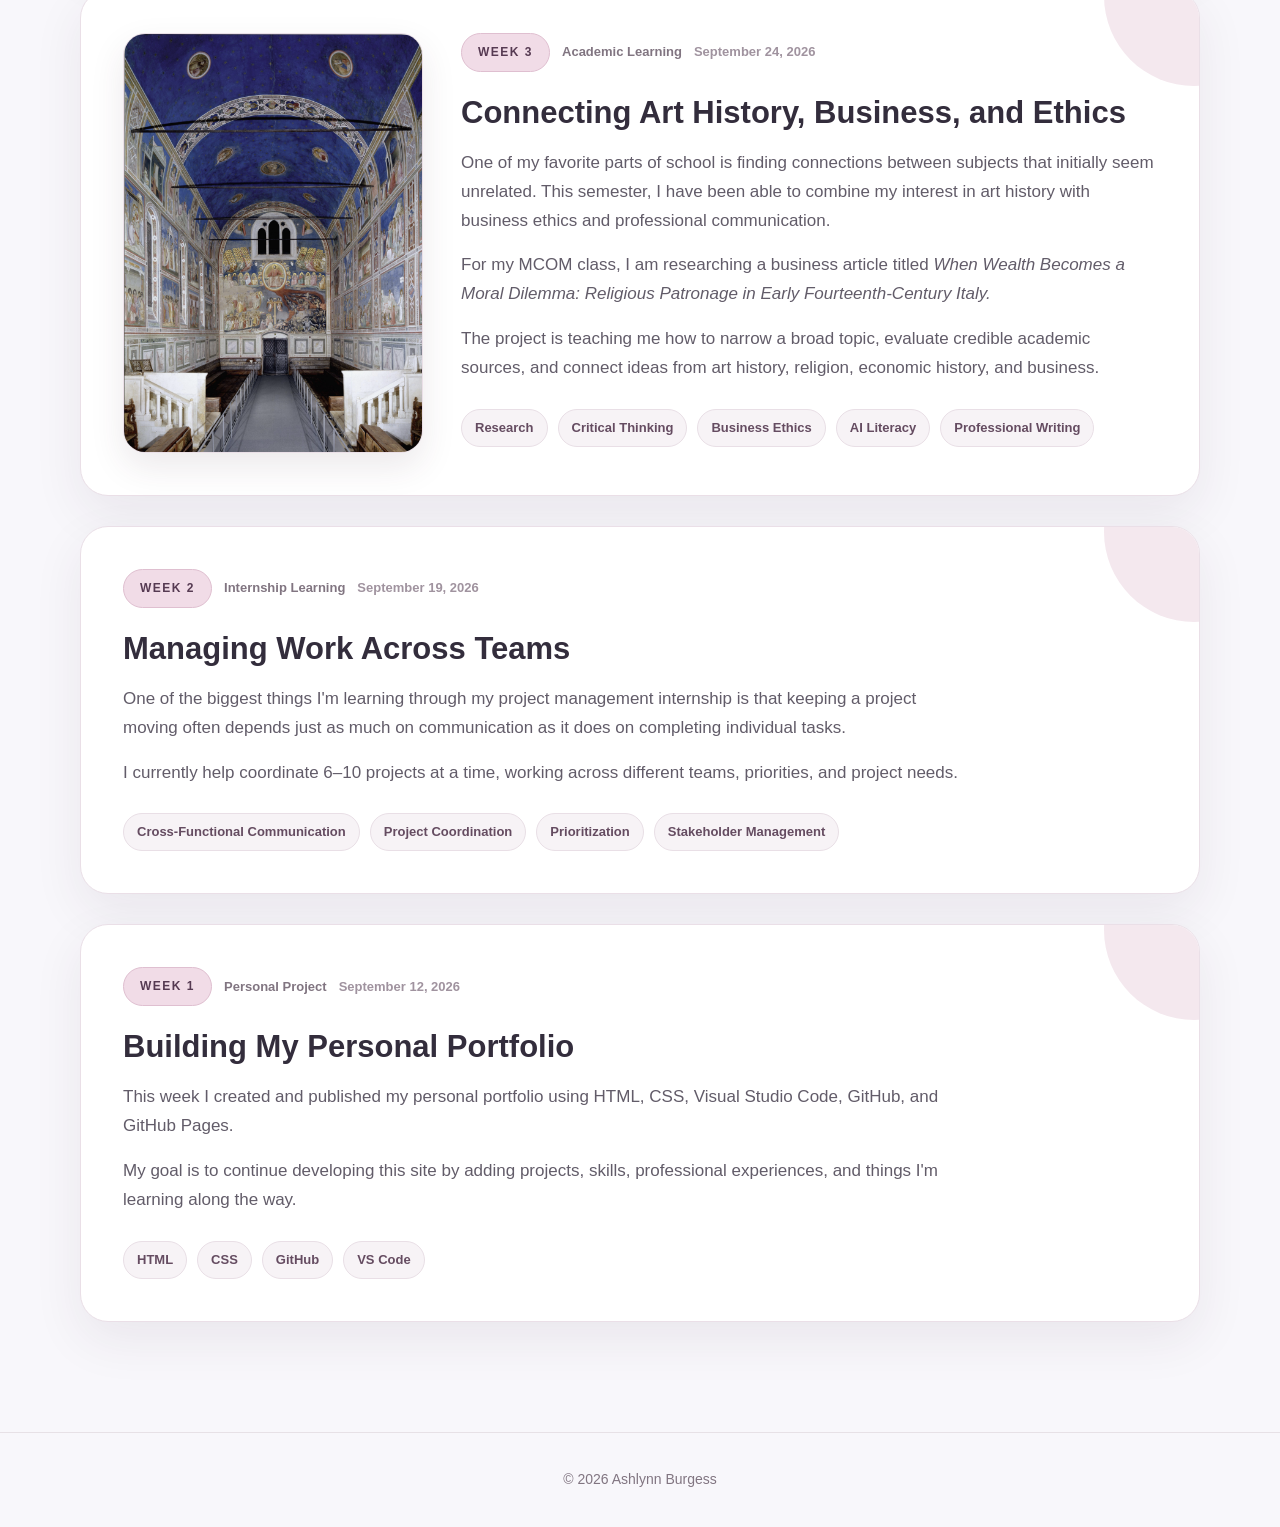
<file: updates.html>
<!DOCTYPE html>
<html lang="en">

<head>
    <meta charset="UTF-8">
    <meta name="viewport" content="width=device-width, initial-scale=1.0">

    <title>Weekly Updates | Ashlynn Burgess</title>

    <link rel="stylesheet" href="styles.css">
</head>


<body>

    <!-- =========================
         UPDATES HEADER
    ========================== -->

    <header class="updates-header">

        <nav class="nav">

            <div class="logo">
                AB
            </div>

            <div class="nav-links">
                <a href="index.html">Home</a>
                <a href="resume.html">Resume</a>
                <a href="article.html">Featured Work</a>
                <a href="updates.html">Weekly Updates</a>
                <a href="index.html#contact">Contact</a>
            </div>

        </nav>


        <div class="updates-header-content">

            <p class="eyebrow">
                FROM CLASSROOM TO CAREER
            </p>

            <h1>
                Weekly Updates
            </h1>

            <p>
                A collection of lessons, projects, and experiences that are
                helping me connect what I'm learning with real-world work.
            </p>

        </div>

    </header>



    <main>

        <section class="learning section">

            <div class="learning-grid">
                <!-- =========================
                    WEEK 8
                ========================== -->

                <article class="learning-card" id="week8">

                    <div class="week-row">

                        <span class="week">
                            WEEK 8
                        </span>

                        <span class="entry-type">
                            Featured Project
                        </span>

                        <span class="entry-date">
                            November 5, 2026
                        </span>

                    </div>


                    <h3>
                        From Research Project to Portfolio Piece
                    </h3>


                    <p>
                        This week, I added my completed business article to my portfolio.
                        The project gave me the opportunity to combine several areas I care
                        about — art history, business ethics, research, writing, and data
                        visualization — into one finished piece of work.
                    </p>

                    <p>
                        Adding it to my website also helped me think about the difference
                        between simply completing an assignment and presenting work in a way
                        that communicates what I learned and what skills I used to create it.
                    </p>


                    <div class="skills-row">

                        <span>Research</span>
                        <span>Professional Writing</span>
                        <span>Data Visualization</span>
                        <span>Business Ethics</span>
                        <span>Portfolio Development</span>

                    </div>


                    <div class="update-button-row">

                        <a href="article.html" class="updates-button">
                            View Featured Work →
                        </a>

                    </div>

                </article>
                <!-- =========================
                    WEEK 7
                ========================== -->

                <article class="learning-card" id="week7">

                    <div class="week-row">

                        <span class="week">
                            WEEK 7
                        </span>

                        <span class="entry-type">
                            Professional Growth
                        </span>

                        <span class="entry-date">
                            October 29, 2026
                        </span>

                    </div>


                    <h3>
                        Getting Comfortable With the Uncomfortable 🎃
                    </h3>


                    <p>
                        Since it's Halloween week, I've been thinking a little about fear —
                        not in a dramatic way, but in the way it shows up when learning
                        something new.
                    </p>

                    <p>
                        Whether it's using a new tool, presenting an idea, asking a question,
                        or taking on a project I haven't done before, growth usually requires
                        some level of discomfort. One thing I'm learning through school and
                        work is that confidence often comes after taking action, not before.
                    </p>

                    <p>
                        I'm trying to get better at being willing to start before I know
                        everything and trusting that I can learn along the way.
                    </p>


                    <div class="skills-row">

                        <span>Growth Mindset</span>
                        <span>Adaptability</span>
                        <span>Confidence</span>
                        <span>Continuous Learning</span>

                    </div>

                </article>

                <!-- =========================
                    WEEK 6
                ========================== -->

                <article class="learning-card" id="week6">

                    <div class="week-row">

                        <span class="week">
                            WEEK 6
                        </span>

                        <span class="entry-type">
                            Professional Portfolio
                        </span>

                        <span class="entry-date">
                            October 22, 2026
                        </span>

                    </div>


                    <h3>
                        Building a More Complete Professional Portfolio
                    </h3>


                    <p>
                        This week, I focused on making my website more useful beyond the
                        classroom by adding a dedicated résumé page. As I continue building
                        the site, I am learning that presenting professional experience is
                        similar to presenting data: the information itself matters, but
                        organization, hierarchy, and visualization determine how quickly
                        someone can understand it.
                    </p>

                    <p>
                        My goal is to make it easy for a recruiter to move between who I am,
                        what I am learning, and the experience and skills I can bring to a team.
                    </p>


                    <div class="skills-row">

                        <span>Personal Branding</span>
                        <span>Information Design</span>
                        <span>UX</span>
                        <span>Professional Communication</span>

                    </div>

                </article>
                <!-- =========================
                     WEEK 5
                ========================== -->

                <article class="learning-card" id="week5">

                    <div class="week-row">

                        <span class="week">
                            WEEK 5
                        </span>

                        <span class="entry-type">
                            Web Development & Data
                        </span>

                        <span class="entry-date">
                            October 6, 2026
                        </span>

                    </div>


                    <h3>
                        Making Information Easier to Understand
                    </h3>


                    <p>
                        As I continue building this portfolio, I've been thinking
                        more about how the way information is organized affects
                        how useful it is. This connects with what I'm learning
                        about data and visualization: having good information is
                        only part of the challenge; it also needs to be presented
                        in a way that people can quickly understand.
                    </p>

                    <p>
                        This week, I reorganized my website by moving my weekly
                        updates onto their own page. It's a small change, but it
                        reinforced the importance of structure, visual hierarchy,
                        and designing information around the person using it.
                    </p>


                    <div class="skills-row">

                        <span>Information Visualization</span>
                        <span>Data Communication</span>
                        <span>UX Thinking</span>
                        <span>Web Development</span>

                    </div>

                </article>



                <!-- =========================
                     WEEK 4
                ========================== -->

                <article class="learning-card featured-card">

                    <div class="learning-card-image">

                        <img
                            src="images/week4-planning.png"
                            alt="Illustrated professional planning workspace"
                        >

                    </div>


                    <div class="learning-card-content">

                        <div class="week-row">

                            <span class="week">
                                WEEK 4
                            </span>

                            <span class="entry-type">
                                Professional Growth
                            </span>

                            <span class="entry-date">
                                October 1, 2026
                            </span>

                        </div>


                        <h3>
                            Learning to Communicate More Intentionally
                        </h3>


                        <p>
                            One thing I have been thinking about this semester is
                            how much effective communication depends on both the
                            audience and the quality of the reasoning behind the
                            message.
                        </p>

                        <p>
                            In my MCOM class, we have discussed different logical
                            fallacies, including bandwagon reasoning and appeals
                            to authority. Recognizing these has made me more aware
                            of how easily an argument can sound convincing without
                            actually being well supported.
                        </p>

                        <p>
                            Organization is also a major part of how I approach my
                            work. I genuinely enjoy planning and consider it one
                            of my stronger skills. I use several digital tools,
                            but I still rely heavily on a physical planner to
                            manage deadlines, meetings, priorities, and tasks.
                        </p>


                        <div class="skills-row">
                            <span>Professional Communication</span>
                            <span>Critical Thinking</span>
                            <span>Planning</span>
                            <span>Organization</span>
                        </div>

                    </div>

                </article>



                <!-- =========================
                     WEEK 3
                ========================== -->

                <article class="learning-card featured-card">

                    <div class="learning-card-image">

                        <img
                            src="images/arena-chapel.png"
                            alt="Interior of Giotto's Arena Chapel"
                        >

                    </div>


                    <div class="learning-card-content">

                        <div class="week-row">

                            <span class="week">
                                WEEK 3
                            </span>

                            <span class="entry-type">
                                Academic Learning
                            </span>

                            <span class="entry-date">
                                September 24, 2026
                            </span>

                        </div>


                        <h3>
                            Connecting Art History, Business, and Ethics
                        </h3>


                        <p>
                            One of my favorite parts of school is finding
                            connections between subjects that initially seem
                            unrelated. This semester, I have been able to combine
                            my interest in art history with business ethics and
                            professional communication.
                        </p>

                        <p>
                            For my MCOM class, I am researching a business article
                            titled
                            <em>
                                When Wealth Becomes a Moral Dilemma:
                                Religious Patronage in Early Fourteenth-Century Italy.
                            </em>
                        </p>

                        <p>
                            The project is teaching me how to narrow a broad topic,
                            evaluate credible academic sources, and connect ideas
                            from art history, religion, economic history, and
                            business.
                        </p>


                        <div class="skills-row">
                            <span>Research</span>
                            <span>Critical Thinking</span>
                            <span>Business Ethics</span>
                            <span>AI Literacy</span>
                            <span>Professional Writing</span>
                        </div>

                    </div>

                </article>



                <!-- =========================
                     WEEK 2
                ========================== -->

                <article class="learning-card">

                    <div class="week-row">

                        <span class="week">
                            WEEK 2
                        </span>

                        <span class="entry-type">
                            Internship Learning
                        </span>

                        <span class="entry-date">
                            September 19, 2026
                        </span>

                    </div>


                    <h3>
                        Managing Work Across Teams
                    </h3>

                    <p>
                        One of the biggest things I'm learning through my project
                        management internship is that keeping a project moving
                        often depends just as much on communication as it does on
                        completing individual tasks.
                    </p>

                    <p>
                        I currently help coordinate 6–10 projects at a time,
                        working across different teams, priorities, and project
                        needs.
                    </p>


                    <div class="skills-row">
                        <span>Cross-Functional Communication</span>
                        <span>Project Coordination</span>
                        <span>Prioritization</span>
                        <span>Stakeholder Management</span>
                    </div>

                </article>



                <!-- =========================
                     WEEK 1
                ========================== -->

                <article class="learning-card">

                    <div class="week-row">

                        <span class="week">
                            WEEK 1
                        </span>

                        <span class="entry-type">
                            Personal Project
                        </span>

                        <span class="entry-date">
                            September 12, 2026
                        </span>

                    </div>


                    <h3>
                        Building My Personal Portfolio
                    </h3>

                    <p>
                        This week I created and published my personal portfolio
                        using HTML, CSS, Visual Studio Code, GitHub, and GitHub
                        Pages.
                    </p>

                    <p>
                        My goal is to continue developing this site by adding
                        projects, skills, professional experiences, and things
                        I'm learning along the way.
                    </p>


                    <div class="skills-row">
                        <span>HTML</span>
                        <span>CSS</span>
                        <span>GitHub</span>
                        <span>VS Code</span>
                    </div>

                </article>


            </div>

        </section>

    </main>


    <footer>
        <p>© 2026 Ashlynn Burgess</p>
    </footer>

</body>

</html>
</file>
<file: styles.css>
/* =========================================================
   ASHLYNN BURGESS PORTFOLIO
   COMPLETE CLEAN STYLESHEET
========================================================= */


/* =========================================================
   1. GLOBAL RESET
========================================================= */

* {
    margin: 0;
    padding: 0;
    box-sizing: border-box;
}

html {
    scroll-behavior: smooth;
}

body {
    font-family: "Segoe UI", Arial, Helvetica, sans-serif;
    background: #f8f7fb;
    color: #252331;
    line-height: 1.7;
    overflow-x: hidden;
}

main {
    overflow: hidden;
}

img {
    display: block;
    max-width: 100%;
}

a {
    color: inherit;
}

button,
input,
textarea,
select {
    font: inherit;
}


/* =========================================================
   2. COLOR VARIABLES
========================================================= */

:root {
    --plum-dark: #46354e;
    --plum: #704b6d;
    --plum-light: #815a79;

    --rose-dark: #a36d88;
    --rose: #b87994;
    --rose-light: #f1dce7;
    --rose-pale: #f4e8ee;

    --pink-light: #f7c9da;
    --pink-pale: #f0e6ee;

    --blue-pale: #d8e4ee;

    --white: #ffffff;
    --background: #f8f7fb;

    --text-dark: #252331;
    --text-heading: #332d3c;
    --text-medium: #625c69;
    --text-light: #817581;

    --border: #eadfe7;
    --border-light: #ece6eb;
}


/* =========================================================
   3. GENERAL PAGE LAYOUT
========================================================= */

.section {
    width: 100%;
    max-width: 1180px;
    margin: 0 auto;
    padding: 110px 30px;
}

.section-label {
    display: inline-block;

    color: var(--plum-light);
    background: var(--pink-pale);

    padding: 7px 13px;

    border-radius: 999px;

    font-size: 12px;
    font-weight: 700;
    letter-spacing: 2px;

    margin-bottom: 28px;
}


/* =========================================================
   4. NAVIGATION
========================================================= */

.nav {
    width: 100%;
    max-width: 1180px;

    margin: 0 auto;
    padding: 26px 30px;

    display: flex;
    align-items: center;
    justify-content: space-between;

    position: relative;
    z-index: 10;
}

.logo {
    width: 48px;
    height: 48px;

    display: flex;
    align-items: center;
    justify-content: center;

    flex-shrink: 0;

    background: var(--white);
    color: var(--plum);

    border-radius: 50%;

    font-size: 17px;
    font-weight: 700;

    box-shadow:
        0 8px 24px
        rgba(57, 32, 56, 0.15);
}

.nav-links {
    display: flex;
    align-items: center;
    gap: 30px;
}

.nav-links a {
    color: var(--white);

    text-decoration: none;

    font-size: 15px;
    font-weight: 600;

    opacity: 0.92;

    transition:
        opacity 0.2s ease,
        transform 0.2s ease;
}

.nav-links a:hover {
    opacity: 1;
    transform: translateY(-1px);
}


/* =========================================================
   5. HOMEPAGE HERO
========================================================= */

.hero {
    min-height: 92vh;

    color: var(--white);

    background:
        radial-gradient(
            circle at 85% 20%,
            rgba(255, 255, 255, 0.12) 0%,
            rgba(255, 255, 255, 0.12) 13%,
            transparent 13%
        ),
        linear-gradient(
            135deg,
            #46354e 0%,
            #704b6d 50%,
            #a36d88 100%
        );

    position: relative;

    border-bottom-left-radius: 60px;
    border-bottom-right-radius: 60px;

    overflow: hidden;
}

.hero::after {
    content: "";

    position: absolute;

    width: 220px;
    height: 220px;

    border-radius: 50%;

    background: rgba(255, 255, 255, 0.08);

    right: 8%;
    bottom: 8%;

    pointer-events: none;
}

.hero-content {
    width: 100%;
    max-width: 1180px;

    margin: 0 auto;
    padding: 120px 30px 160px;

    position: relative;
    z-index: 2;
}

.eyebrow {
    display: inline-block;

    background: rgba(255, 255, 255, 0.12);

    border: 1px solid rgba(255, 255, 255, 0.20);

    border-radius: 999px;

    padding: 8px 16px;
    margin-bottom: 25px;

    font-size: 12px;
    font-weight: 700;
    letter-spacing: 2px;
}

.hero h1 {
    max-width: 850px;

    font-size: clamp(56px, 7vw, 95px);
    line-height: 1.03;

    letter-spacing: -2px;

    margin-bottom: 30px;
}

.hero h1 span {
    color: var(--pink-light);
}

.hero-description {
    max-width: 690px;

    color: #f4edf2;

    font-size: 20px;

    margin-bottom: 38px;
}


/* =========================================================
   6. BUTTONS
========================================================= */

.button {
    display: inline-block;

    padding: 15px 24px;

    border-radius: 999px;

    text-decoration: none;

    background: var(--white);
    color: #684662;

    font-weight: 700;

    box-shadow:
        0 10px 30px
        rgba(32, 17, 31, 0.17);

    transition:
        transform 0.2s ease,
        box-shadow 0.2s ease,
        background 0.2s ease;
}

.button:hover {
    transform: translateY(-3px);

    box-shadow:
        0 14px 35px
        rgba(32, 17, 31, 0.24);
}


/* =========================================================
   7. ABOUT SECTION
========================================================= */

.about {
    position: relative;
}

.about::before {
    content: "";

    position: absolute;

    width: 260px;
    height: 260px;

    border-radius: 50%;

    background: var(--pink-pale);

    left: -180px;
    top: 80px;

    z-index: -1;
}

.about-grid {
    display: grid;

    grid-template-columns: 0.75fr 1.25fr;

    gap: 70px;

    align-items: center;
}


/* =========================================================
   8. ABOUT PORTRAIT
========================================================= */

.about-photo {
    display: flex;
    justify-content: center;
}

.about-photo-frame {
    width: 100%;
    max-width: 330px;

    aspect-ratio: 4 / 5;

    padding: 9px;

    border-radius: 32px;

    background: var(--white);

    border: 1px solid var(--border);

    box-shadow:
        0 20px 55px
        rgba(54, 37, 53, 0.12);

    position: relative;
}

.about-photo-frame::before {
    content: "";

    position: absolute;

    width: 95px;
    height: 95px;

    border-radius: 50%;

    background: #edd9e4;

    top: -25px;
    left: -25px;

    z-index: -1;
}

.about-photo-frame::after {
    content: "";

    position: absolute;

    width: 70px;
    height: 70px;

    border-radius: 50%;

    background: var(--blue-pale);

    bottom: -20px;
    right: -20px;

    z-index: -1;
}

.about-photo-frame img {
    width: 100%;
    height: 100%;

    object-fit: cover;

    border-radius: 24px;
}


/* =========================================================
   9. ABOUT CONTENT
========================================================= */

.about-content h2 {
    font-size: clamp(38px, 5vw, 60px);
    line-height: 1.1;

    letter-spacing: -1px;

    color: #322c3b;

    margin-bottom: 30px;
}

.about-content h2::after {
    content: "";

    display: block;

    width: 75px;
    height: 5px;

    background: var(--rose);

    border-radius: 10px;

    margin-top: 24px;
}

.about-text {
    background: var(--white);

    border: 1px solid var(--border-light);

    border-radius: 28px;

    padding: 38px 40px;

    box-shadow:
        0 20px 55px
        rgba(54, 37, 53, 0.08);
}

.about-text p {
    color: #615b69;

    font-size: 17px;

    margin-bottom: 20px;
}

.about-text p:last-child {
    margin-bottom: 0;
}


/* =========================================================
   10. HOMEPAGE UPDATES PREVIEW
========================================================= */

.updates-preview {
    position: relative;
}

.updates-preview::before {
    content: "";

    position: absolute;

    left: 30px;
    right: 30px;
    top: 0;

    height: 1px;

    background:
        linear-gradient(
            90deg,
            transparent,
            #d8ccd5,
            transparent
        );
}

.updates-preview-grid {
    display: grid;

    grid-template-columns: 1fr 1fr;

    gap: 65px;

    align-items: center;
}

.updates-preview-text h2 {
    font-size: clamp(38px, 5vw, 58px);
    line-height: 1.1;

    color: var(--text-heading);

    margin-bottom: 20px;
}

.updates-preview-text p {
    max-width: 560px;

    color: var(--text-medium);

    font-size: 18px;

    margin-bottom: 30px;
}

.updates-button {
    display: inline-block;

    text-decoration: none;

    background: var(--plum);
    color: var(--white);

    padding: 14px 22px;

    border-radius: 999px;

    font-weight: 700;

    transition:
        transform 0.2s ease,
        background 0.2s ease;
}

.updates-button:hover {
    transform: translateY(-2px);
    background: #5d3e5b;
}


/* =========================================================
   11. LATEST UPDATE CARD
========================================================= */

.latest-update {
    position: relative;

    background: var(--white);

    border: 1px solid var(--border);

    border-radius: 28px;

    padding: 38px;

    box-shadow:
        0 18px 50px
        rgba(64, 38, 61, 0.08);

    overflow: hidden;
}

.latest-update::after {
    content: "";

    position: absolute;

    width: 160px;
    height: 160px;

    border-radius: 50%;

    background: var(--rose-pale);

    right: -70px;
    top: -70px;

    z-index: 0;
}

.latest-update > * {
    position: relative;
    z-index: 2;
}

.latest-date {
    color: #9a8e98;

    font-size: 13px;

    margin-top: 15px;
    margin-bottom: 8px;
}

.latest-update h3 {
    color: var(--text-heading);

    font-size: 28px;
    line-height: 1.2;

    margin-bottom: 14px;
}

.latest-update > p:not(.latest-date) {
    color: var(--text-medium);

    margin-bottom: 18px;
}

.latest-update a {
    color: var(--plum);

    font-weight: 700;

    text-decoration: none;
}

.latest-update a:hover {
    text-decoration: underline;
}

.latest-update-links {
    display: flex;
    flex-wrap: wrap;

    gap: 18px;

    margin-top: 6px;
}

.latest-update-links a {
    color: #704b6d;

    font-weight: 700;

    text-decoration: none;
}


/* =========================================================
   12. WEEK BADGE
========================================================= */

.week {
    display: inline-block;

    background: var(--rose-light);
    color: #563a52;

    border: 1px solid #dfbfd0;

    padding: 8px 16px;

    border-radius: 999px;

    font-size: 12px;
    letter-spacing: 1.5px;
    font-weight: 800;
}


/* =========================================================
   13. UPDATES PAGE HEADER
========================================================= */

.updates-header {
    color: var(--white);

    background:
        linear-gradient(
            135deg,
            #46354e 0%,
            #704b6d 50%,
            #a36d88 100%
        );

    border-bottom-left-radius: 55px;
    border-bottom-right-radius: 55px;

    overflow: hidden;
}

.updates-header-content {
    width: 100%;
    max-width: 1180px;

    margin: 0 auto;

    padding: 85px 30px 110px;
}

.updates-header-content h1 {
    font-size: clamp(55px, 8vw, 92px);
    line-height: 1;

    margin-bottom: 24px;
}

.updates-header-content > p:last-child {
    max-width: 650px;

    font-size: 19px;

    color: #f2eaf0;
}


/* =========================================================
   14. WEEKLY UPDATES PAGE
========================================================= */

.learning {
    position: relative;
}

.learning-grid {
    display: grid;

    grid-template-columns: 1fr;

    gap: 30px;
}


/* =========================================================
   15. LEARNING CARDS
========================================================= */

.learning-card {
    position: relative;

    background: var(--white);

    border: 1px solid var(--border);

    border-radius: 28px;

    padding: 42px;

    box-shadow:
        0 18px 50px
        rgba(64, 38, 61, 0.08);

    overflow: hidden;

    transition:
        transform 0.2s ease,
        box-shadow 0.2s ease;
}

.learning-card:hover {
    transform: translateY(-4px);

    box-shadow:
        0 24px 60px
        rgba(64, 38, 61, 0.13);
}

.learning-card::after {
    content: "";

    position: absolute;

    width: 180px;
    height: 180px;

    border-radius: 50%;

    background: var(--rose-pale);

    right: -85px;
    top: -85px;

    z-index: 0;
}

.learning-card > * {
    position: relative;
    z-index: 2;
}


/* =========================================================
   16. FEATURED LEARNING CARDS
========================================================= */

.featured-card {
    display: grid;

    grid-template-columns: 300px 1fr;

    gap: 38px;

    align-items: start;
}

.learning-card-image {
    width: 100%;
}

.learning-card-image img {
    width: 100%;
    height: 420px;

    object-fit: cover;

    border-radius: 22px;

    border: 1px solid var(--border);

    box-shadow:
        0 14px 34px
        rgba(64, 38, 61, 0.10);
}

.learning-card-content {
    min-width: 0;
}


/* =========================================================
   17. WEEK DETAILS
========================================================= */

.week-row {
    display: flex;

    align-items: center;
    flex-wrap: wrap;

    gap: 12px;

    margin-bottom: 22px;
}

.entry-type {
    color: var(--text-light);

    font-size: 13px;
    font-weight: 600;
}

.entry-date {
    color: #a0939f;

    font-size: 13px;
    font-weight: 600;
}

.learning-card h3 {
    font-size: 31px;
    line-height: 1.2;

    color: var(--text-heading);

    margin-bottom: 18px;
}

.learning-card p {
    max-width: 850px;

    color: var(--text-medium);

    font-size: 17px;

    margin-bottom: 16px;
}


/* =========================================================
   18. SKILL TAGS
========================================================= */

.skills-row {
    display: flex;

    flex-wrap: wrap;

    gap: 10px;

    margin-top: 26px;
}

.skills-row span {
    background: #f7f3f6;

    color: #654c61;

    border: 1px solid #e9dfe6;

    border-radius: 999px;

    padding: 7px 13px;

    font-size: 13px;
    font-weight: 600;
}


/* =========================================================
   19. CONTACT
========================================================= */

.contact {
    max-width: 1120px;

    margin-bottom: 100px;

    border-radius: 35px;

    background:
        linear-gradient(
            135deg,
            #4d3c54,
            #815a79
        );

    color: var(--white);

    padding: 75px;

    box-shadow:
        0 25px 70px
        rgba(51, 34, 51, 0.15);

    position: relative;

    overflow: hidden;
}

.contact::after {
    content: "";

    position: absolute;

    width: 280px;
    height: 280px;

    border-radius: 50%;

    border: 45px solid rgba(255, 255, 255, 0.06);

    right: -80px;
    top: -80px;
}

.contact .section-label {
    color: var(--white);

    background: rgba(255, 255, 255, 0.12);

    border: 1px solid rgba(255, 255, 255, 0.18);
}

.contact h2 {
    font-size: 50px;
    line-height: 1.1;

    margin-bottom: 14px;

    position: relative;
    z-index: 2;
}

.contact p {
    max-width: 600px;

    color: #eee3eb;

    font-size: 18px;

    margin-bottom: 30px;

    position: relative;
    z-index: 2;
}

.secondary {
    background: var(--white);
    color: #65445f;

    position: relative;
    z-index: 2;
}


/* =========================================================
   20. FOOTER
========================================================= */

footer {
    text-align: center;

    padding: 35px;

    border-top: 1px solid #e7e1e6;

    color: var(--text-light);

    font-size: 14px;
}


/* =========================================================
   21. RESUME HEADER
========================================================= */

.resume-header {
    color: var(--white);

    background:
        radial-gradient(
            circle at 85% 20%,
            rgba(255, 255, 255, 0.10) 0%,
            rgba(255, 255, 255, 0.10) 12%,
            transparent 12%
        ),
        linear-gradient(
            135deg,
            #46354e 0%,
            #704b6d 50%,
            #a36d88 100%
        );

    border-bottom-left-radius: 55px;
    border-bottom-right-radius: 55px;

    overflow: hidden;
}

.resume-header .nav-links a {
    color: var(--white);
}

.resume-header-content {
    width: 100%;
    max-width: 1180px;

    margin: 0 auto;

    padding: 85px 30px 110px;
}

.resume-header-content h1 {
    font-size: clamp(55px, 8vw, 92px);
    line-height: 1;

    margin-bottom: 24px;
}

.resume-header-content > p {
    max-width: 700px;

    color: #f2eaf0;

    font-size: 19px;

    margin-bottom: 30px;
}

.resume-header-buttons {
    display: flex;
    flex-wrap: wrap;

    gap: 14px;
}

.outline-button {
    background: transparent;

    color: var(--white);

    border: 1px solid rgba(255, 255, 255, 0.45);

    box-shadow: none;
}

.outline-button:hover {
    background: rgba(255, 255, 255, 0.10);
}


/* =========================================================
   22. RESUME SECTIONS
========================================================= */

.resume-section {
    position: relative;
}

.resume-section + .resume-section {
    border-top: 1px solid #e7e1e6;
}

.resume-section .section-label {
    margin-bottom: 32px;
}


/* =========================================================
   23. RESUME CARDS
========================================================= */

.resume-card {
    width: 100%;

    background: var(--white);

    border: 1px solid var(--border);

    border-radius: 26px;

    padding: 35px 38px;

    margin-bottom: 24px;

    box-shadow:
        0 14px 40px
        rgba(64, 38, 61, 0.07);
}

.resume-card:last-child {
    margin-bottom: 0;
}

.resume-card-heading {
    display: flex;

    justify-content: space-between;
    align-items: flex-start;

    gap: 30px;

    margin-bottom: 16px;
}

.resume-card h2 {
    color: var(--text-heading);

    font-size: 26px;
    line-height: 1.2;
}

.resume-card h3 {
    color: #4a3a4a;

    font-size: 19px;
    line-height: 1.4;

    margin-bottom: 8px;
}

.resume-subtitle {
    color: var(--text-light);

    font-size: 15px;
}

.resume-date {
    display: inline-block;

    color: var(--plum);
    background: var(--rose-light);

    border: 1px solid #dfbfd0;

    padding: 6px 12px;

    border-radius: 999px;

    font-size: 12px;
    font-weight: 700;

    white-space: nowrap;
}

.resume-card > p {
    color: var(--text-medium);

    margin-bottom: 14px;
}

.resume-card ul {
    padding-left: 22px;

    color: var(--text-medium);
}

.resume-card li {
    margin-bottom: 8px;
}

.resume-card li:last-child {
    margin-bottom: 0;
}


/* =========================================================
   24. RESUME SKILLS GRID
========================================================= */

.skills-grid {
    display: grid;

    grid-template-columns: repeat(2, minmax(0, 1fr));

    gap: 20px;
}

.skill-card {
    background: var(--white);

    border: 1px solid var(--border);

    border-radius: 24px;

    padding: 28px;

    box-shadow:
        0 12px 35px
        rgba(64, 38, 61, 0.06);
}

.skill-card h3 {
    color: var(--text-heading);

    font-size: 20px;

    margin-bottom: 8px;
}

.skill-card p {
    color: var(--text-medium);
}


/* =========================================================
   25. RESUME PROJECT CARDS
========================================================= */

.project-card {
    border-left: 5px solid var(--rose);
}


/* =========================================================
   26. RESUME ADDITIONAL GRID
========================================================= */

.additional-grid {
    display: grid;

    grid-template-columns: repeat(3, minmax(0, 1fr));

    gap: 20px;
}

.additional-card {
    background: var(--white);

    border: 1px solid var(--border);

    border-radius: 24px;

    padding: 26px;

    text-align: center;

    box-shadow:
        0 12px 35px
        rgba(64, 38, 61, 0.06);
}

.additional-card h3 {
    color: var(--text-heading);

    font-size: 19px;

    margin-bottom: 8px;
}

.additional-card p {
    color: var(--text-medium);
}


/* =========================================================
   27. RESUME LINKS
========================================================= */

.resume-card a {
    color: var(--plum);

    font-weight: 700;

    text-decoration: none;
}

.resume-card a:hover {
    text-decoration: underline;
}


/* =========================================================
   28. FEATURED ARTICLE HEADER
========================================================= */

.article-header {
    color: #ffffff;

    background:
        radial-gradient(
            circle at 86% 18%,
            rgba(255, 255, 255, 0.10) 0%,
            rgba(255, 255, 255, 0.10) 13%,
            transparent 13%
        ),
        linear-gradient(
            135deg,
            #46354e 0%,
            #704b6d 50%,
            #a36d88 100%
        );

    border-bottom-left-radius: 55px;
    border-bottom-right-radius: 55px;

    overflow: hidden;
}

.article-header .nav-links a {
    color: #ffffff;
}

.article-header-content {
    width: 100%;
    max-width: 1180px;

    margin: 0 auto;

    padding: 90px 30px 115px;
}

.article-header-content h1 {
    max-width: 950px;

    font-size: clamp(52px, 7vw, 82px);
    line-height: 1.03;

    letter-spacing: -2px;

    margin-bottom: 18px;
}

.article-subtitle {
    max-width: 850px;

    color: #f7c9da;

    font-size: 23px;
    font-weight: 600;
    line-height: 1.4;

    margin-bottom: 20px;
}

.article-description {
    max-width: 760px;

    color: #f2eaf0;

    font-size: 18px;
    line-height: 1.7;

    margin-bottom: 34px;
}

.article-buttons {
    display: flex;

    flex-wrap: wrap;

    gap: 14px;
}


/* =========================================================
   29. FEATURED ARTICLE SECTIONS
========================================================= */

.article-section {
    position: relative;
}

.article-section + .article-section {
    border-top: 1px solid #e7e1e6;
}


/* =========================================================
   30. ARTICLE OVERVIEW
========================================================= */

.article-overview-grid {
    display: grid;

    grid-template-columns: minmax(280px, 0.8fr) minmax(0, 1.2fr);

    gap: 65px;

    align-items: center;
}

.article-image {
    width: 100%;
}

.article-image img {
    width: 100%;
    height: 500px;

    object-fit: cover;
    object-position: center;

    border-radius: 28px;

    border: 1px solid #eadfe7;

    box-shadow:
        0 20px 55px
        rgba(54, 37, 53, 0.12);
}

.article-overview {
    min-width: 0;
}

.article-overview h2 {
    font-size: clamp(36px, 5vw, 54px);
    line-height: 1.1;

    letter-spacing: -1px;

    color: #332d3c;

    margin-bottom: 22px;
}

.article-overview p {
    color: #625c69;

    font-size: 17px;
    line-height: 1.75;

    margin-bottom: 18px;
}

.article-overview .skills-row {
    margin-top: 28px;
}


/* =========================================================
   31. CENTRAL QUESTION CARD
========================================================= */

.question-card {
    width: 100%;

    background:
        linear-gradient(
            135deg,
            #4d3c54,
            #815a79
        );

    color: #ffffff;

    padding: 60px;

    border-radius: 32px;

    box-shadow:
        0 20px 60px
        rgba(51, 34, 51, 0.14);

    position: relative;

    overflow: hidden;
}

.question-card::after {
    content: "";

    position: absolute;

    width: 230px;
    height: 230px;

    border-radius: 50%;

    border: 40px solid rgba(255, 255, 255, 0.05);

    right: -60px;
    top: -70px;
}

.question-card h2 {
    max-width: 900px;

    font-size: clamp(32px, 5vw, 48px);
    line-height: 1.15;

    margin-bottom: 22px;

    position: relative;
    z-index: 2;
}

.question-card p {
    max-width: 780px;

    color: #eee3eb;

    font-size: 18px;
    line-height: 1.7;

    position: relative;
    z-index: 2;
}


/* =========================================================
   32. ARTICLE FEATURE CARDS
========================================================= */

.article-feature-grid {
    display: grid;

    grid-template-columns: repeat(3, minmax(0, 1fr));

    gap: 22px;
}

.article-feature-card {
    background: #ffffff;

    border: 1px solid #eadfe7;

    border-radius: 26px;

    padding: 32px;

    box-shadow:
        0 14px 40px
        rgba(64, 38, 61, 0.07);

    transition:
        transform 0.2s ease,
        box-shadow 0.2s ease;
}

.article-feature-card:hover {
    transform: translateY(-4px);

    box-shadow:
        0 20px 48px
        rgba(64, 38, 61, 0.11);
}

.feature-number {
    display: inline-block;

    color: #704b6d;
    background: #f1dce7;

    border: 1px solid #dfbfd0;

    padding: 7px 12px;

    border-radius: 999px;

    font-size: 12px;
    font-weight: 800;
    letter-spacing: 1px;

    margin-bottom: 20px;
}

.article-feature-card h3 {
    color: #332d3c;

    font-size: 22px;
    line-height: 1.3;

    margin-bottom: 12px;
}

.article-feature-card p {
    color: #625c69;

    line-height: 1.7;
}


/* =========================================================
   33. ARTICLE TAKEAWAY
========================================================= */

.takeaway-card {
    background: #ffffff;

    border: 1px solid #eadfe7;
    border-left: 6px solid #b87994;

    border-radius: 28px;

    padding: 45px;

    box-shadow:
        0 18px 50px
        rgba(64, 38, 61, 0.08);
}

.takeaway-card h2 {
    color: #332d3c;

    font-size: clamp(32px, 5vw, 48px);
    line-height: 1.1;

    letter-spacing: -1px;

    margin-bottom: 18px;
}

.takeaway-card p {
    max-width: 850px;

    color: #625c69;

    font-size: 18px;
    line-height: 1.75;

    margin-bottom: 28px;
}


/* =========================================================
   34. TABLET
========================================================= */

@media (max-width: 950px) {

    .section {
        padding: 90px 25px;
    }

    .about-grid {
        grid-template-columns: 0.8fr 1.2fr;

        gap: 45px;
    }

    .about-photo-frame {
        max-width: 290px;
    }

    .featured-card {
        grid-template-columns: 240px 1fr;

        gap: 28px;
    }

    .learning-card-image img {
        height: 360px;
    }

    .updates-preview-grid {
        gap: 40px;
    }

    .skills-grid {
        grid-template-columns: 1fr 1fr;
    }

    .additional-grid {
        grid-template-columns: repeat(3, 1fr);
    }

    .article-overview-grid {
        grid-template-columns: 0.85fr 1.15fr;

        gap: 40px;
    }

    .article-image img {
        height: 430px;
    }

    .article-feature-grid {
        grid-template-columns: 1fr 1fr;
    }
}


/* =========================================================
   35. SMALL TABLET
========================================================= */

@media (max-width: 800px) {

    .nav {
        padding: 20px 22px;
    }

    .nav-links {
        gap: 15px;

        flex-wrap: wrap;

        justify-content: flex-end;
    }

    .nav-links a {
        font-size: 13px;
    }

    .updates-preview-grid {
        grid-template-columns: 1fr;

        gap: 35px;
    }

    .featured-card {
        grid-template-columns: 1fr;
    }

    .learning-card-image img {
        height: 380px;
    }

    .skills-grid {
        grid-template-columns: 1fr;
    }

    .additional-grid {
        grid-template-columns: 1fr;
    }

    .article-overview-grid {
        grid-template-columns: 1fr;

        gap: 40px;
    }

    .article-feature-grid {
        grid-template-columns: 1fr;
    }
}


/* =========================================================
   36. MOBILE
========================================================= */

@media (max-width: 760px) {

    body {
        line-height: 1.6;
    }


    /* NAVIGATION */

    .nav {
        padding: 20px;
    }

    .logo {
        width: 44px;
        height: 44px;

        font-size: 15px;
    }

    .nav-links {
        gap: 12px;

        flex-wrap: wrap;

        justify-content: flex-end;
    }

    .nav-links a {
        font-size: 12px;
    }


    /* HOMEPAGE HERO */

    .hero {
        min-height: auto;

        border-bottom-left-radius: 35px;
        border-bottom-right-radius: 35px;
    }

    .hero-content {
        padding: 80px 22px 110px;
    }

    .hero h1 {
        font-size: 54px;

        letter-spacing: -1px;
    }

    .hero-description {
        font-size: 17px;
    }


    /* GENERAL SECTION */

    .section {
        padding: 80px 22px;
    }


    /* ABOUT */

    .about-grid {
        grid-template-columns: 1fr;

        gap: 45px;
    }

    .about-photo {
        justify-content: flex-start;
    }

    .about-photo-frame {
        max-width: 280px;
    }

    .about-content h2 {
        font-size: 40px;
    }

    .about-text {
        padding: 28px;
    }


    /* HOMEPAGE UPDATE PREVIEW */

    .updates-preview-grid {
        grid-template-columns: 1fr;

        gap: 35px;
    }

    .latest-update {
        padding: 30px;
    }


    /* WEEKLY UPDATES */

    .updates-header {
        border-bottom-left-radius: 35px;
        border-bottom-right-radius: 35px;
    }

    .updates-header-content {
        padding: 65px 22px 80px;
    }

    .updates-header-content h1 {
        font-size: 55px;
    }

    .learning-card {
        padding: 28px;
    }

    .featured-card {
        grid-template-columns: 1fr;

        gap: 28px;
    }

    .learning-card-image img {
        height: 360px;

        object-position: center;
    }

    .week-row {
        flex-direction: column;

        align-items: flex-start;

        gap: 8px;
    }

    .learning-card h3 {
        font-size: 27px;
    }


    /* CONTACT */

    .contact {
        margin: 30px 20px 70px;

        padding: 50px 28px;
    }

    .contact h2 {
        font-size: 39px;
    }


    /* RESUME */

    .resume-header {
        border-bottom-left-radius: 35px;
        border-bottom-right-radius: 35px;
    }

    .resume-header-content {
        padding: 65px 22px 80px;
    }

    .resume-header-content h1 {
        font-size: 55px;
    }

    .resume-header-content > p {
        font-size: 17px;
    }

    .resume-header-buttons {
        flex-direction: column;

        align-items: flex-start;
    }

    .resume-card {
        padding: 28px;
    }

    .resume-card-heading {
        flex-direction: column;

        gap: 10px;
    }

    .resume-card h2 {
        font-size: 23px;
    }

    .resume-date {
        align-self: flex-start;
    }

    .skills-grid {
        grid-template-columns: 1fr;
    }

    .additional-grid {
        grid-template-columns: 1fr;
    }


    /* ARTICLE */

    .article-header {
        border-bottom-left-radius: 35px;
        border-bottom-right-radius: 35px;
    }

    .article-header-content {
        padding: 65px 22px 80px;
    }

    .article-header-content h1 {
        font-size: 48px;

        letter-spacing: -1px;
    }

    .article-subtitle {
        font-size: 19px;
    }

    .article-description {
        font-size: 17px;
    }

    .article-buttons {
        flex-direction: column;

        align-items: flex-start;
    }

    .article-overview-grid {
        grid-template-columns: 1fr;

        gap: 40px;
    }

    .article-image img {
        height: 380px;
    }

    .article-feature-grid {
        grid-template-columns: 1fr;
    }

    .question-card {
        padding: 38px 28px;
    }

    .takeaway-card {
        padding: 32px 28px;
    }
}


/* =========================================================
   37. EXTRA SMALL PHONES
========================================================= */

@media (max-width: 520px) {

    .nav {
        align-items: flex-start;
    }

    .nav-links {
        max-width: 270px;

        row-gap: 8px;
    }

    .hero h1 {
        font-size: 46px;
    }

    .eyebrow {
        font-size: 10px;

        letter-spacing: 1.5px;
    }

    .section {
        padding: 65px 18px;
    }

    .about-content h2 {
        font-size: 36px;
    }

    .updates-preview-text h2 {
        font-size: 38px;
    }

    .updates-header-content h1 {
        font-size: 48px;
    }

    .resume-header-content h1 {
        font-size: 48px;
    }

    .learning-card-image img {
        height: 300px;
    }

    .contact {
        margin: 20px 15px 60px;

        padding: 42px 24px;
    }

    .contact h2 {
        font-size: 35px;
    }

    .article-header-content h1 {
        font-size: 41px;
    }

    .article-image img {
        height: 310px;
    }

    .question-card h2 {
        font-size: 30px;
    }

    .takeaway-card h2 {
        font-size: 30px;
    }

    .update-button-row {
        margin-top: 26px;
    }
}
</file>
